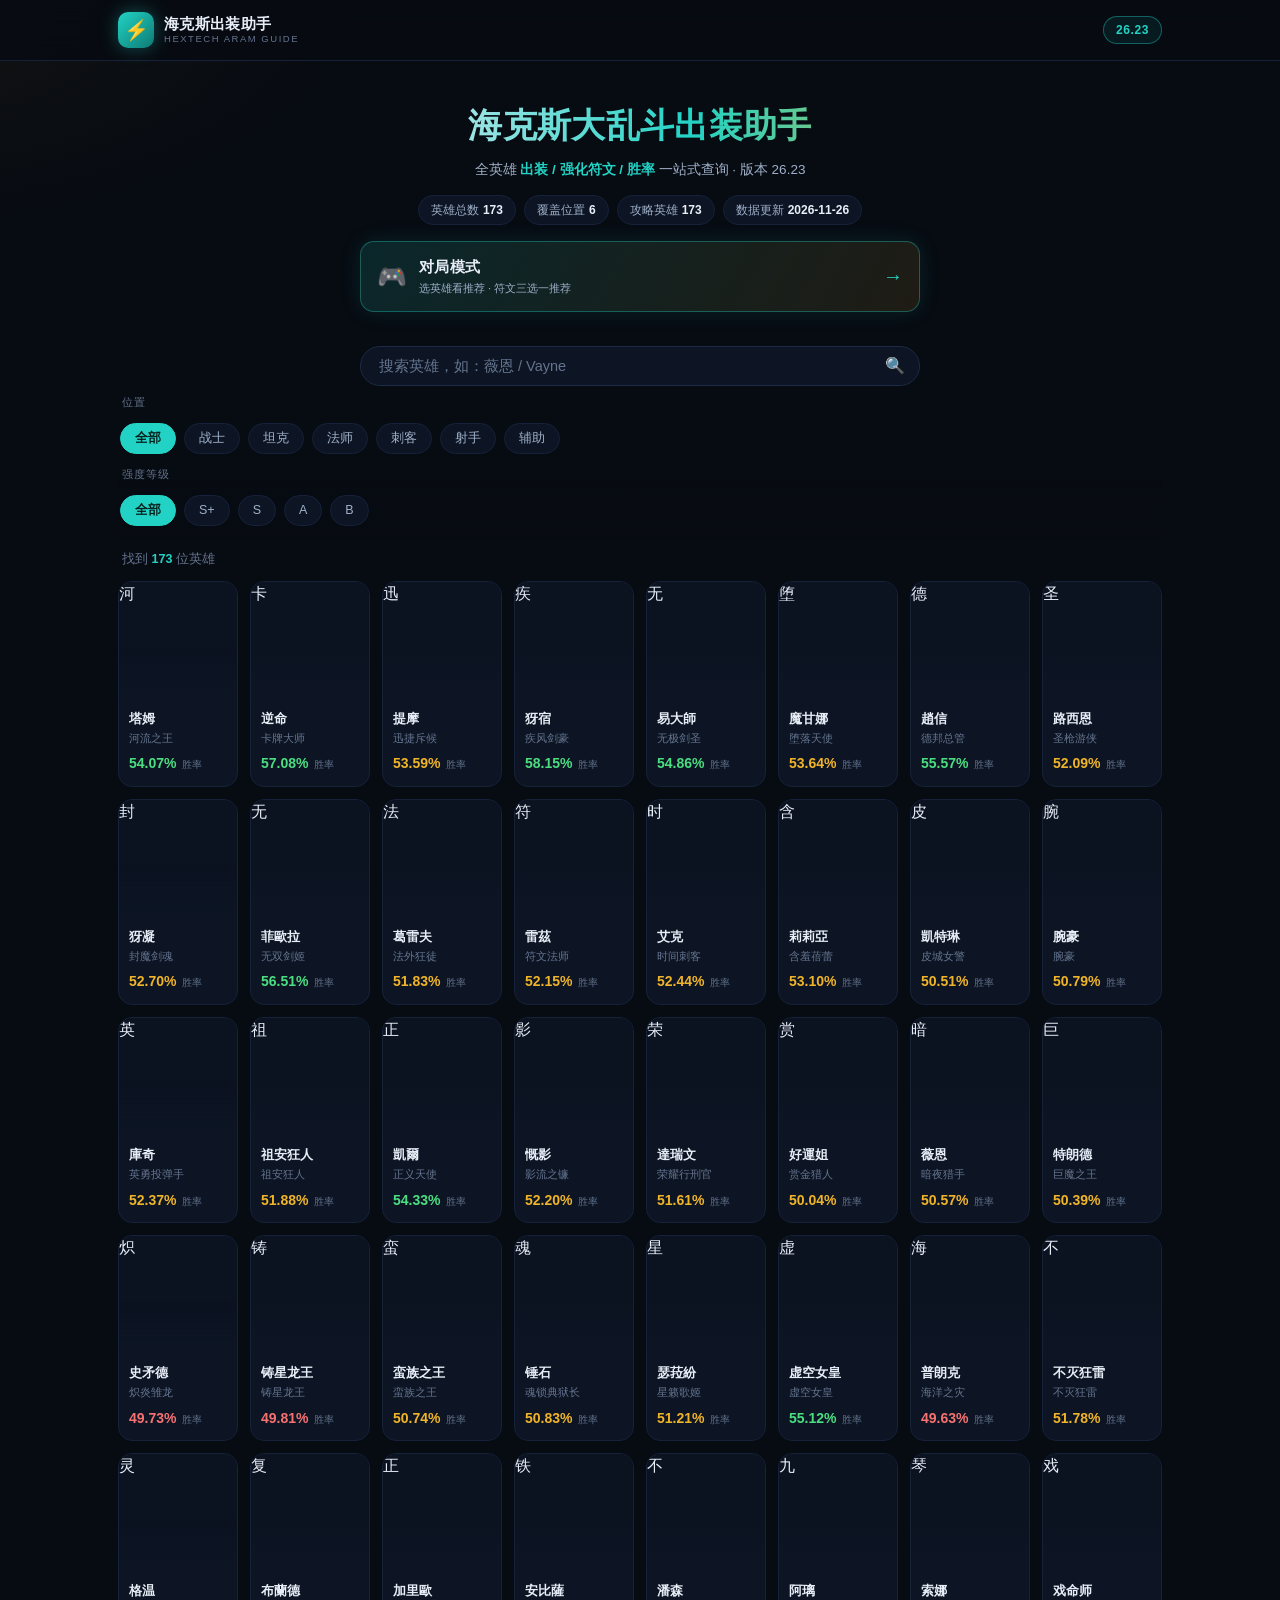
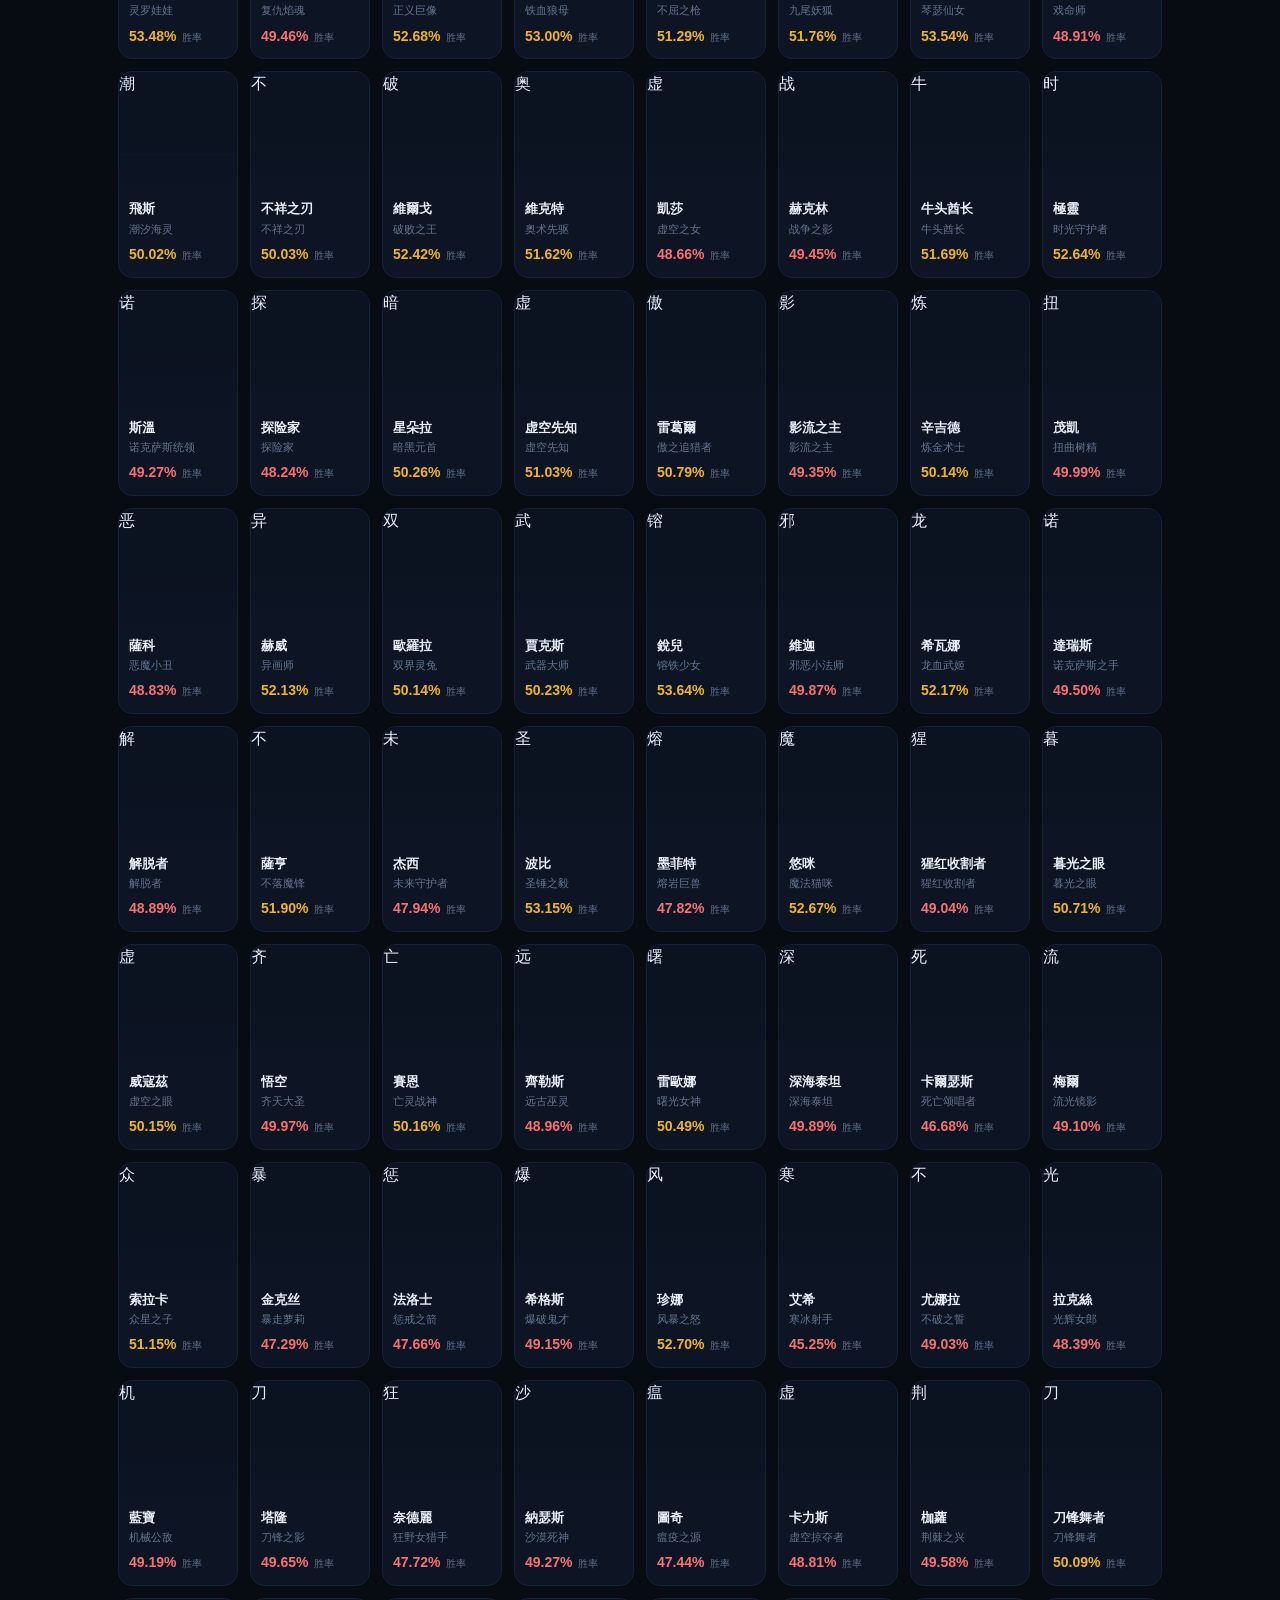
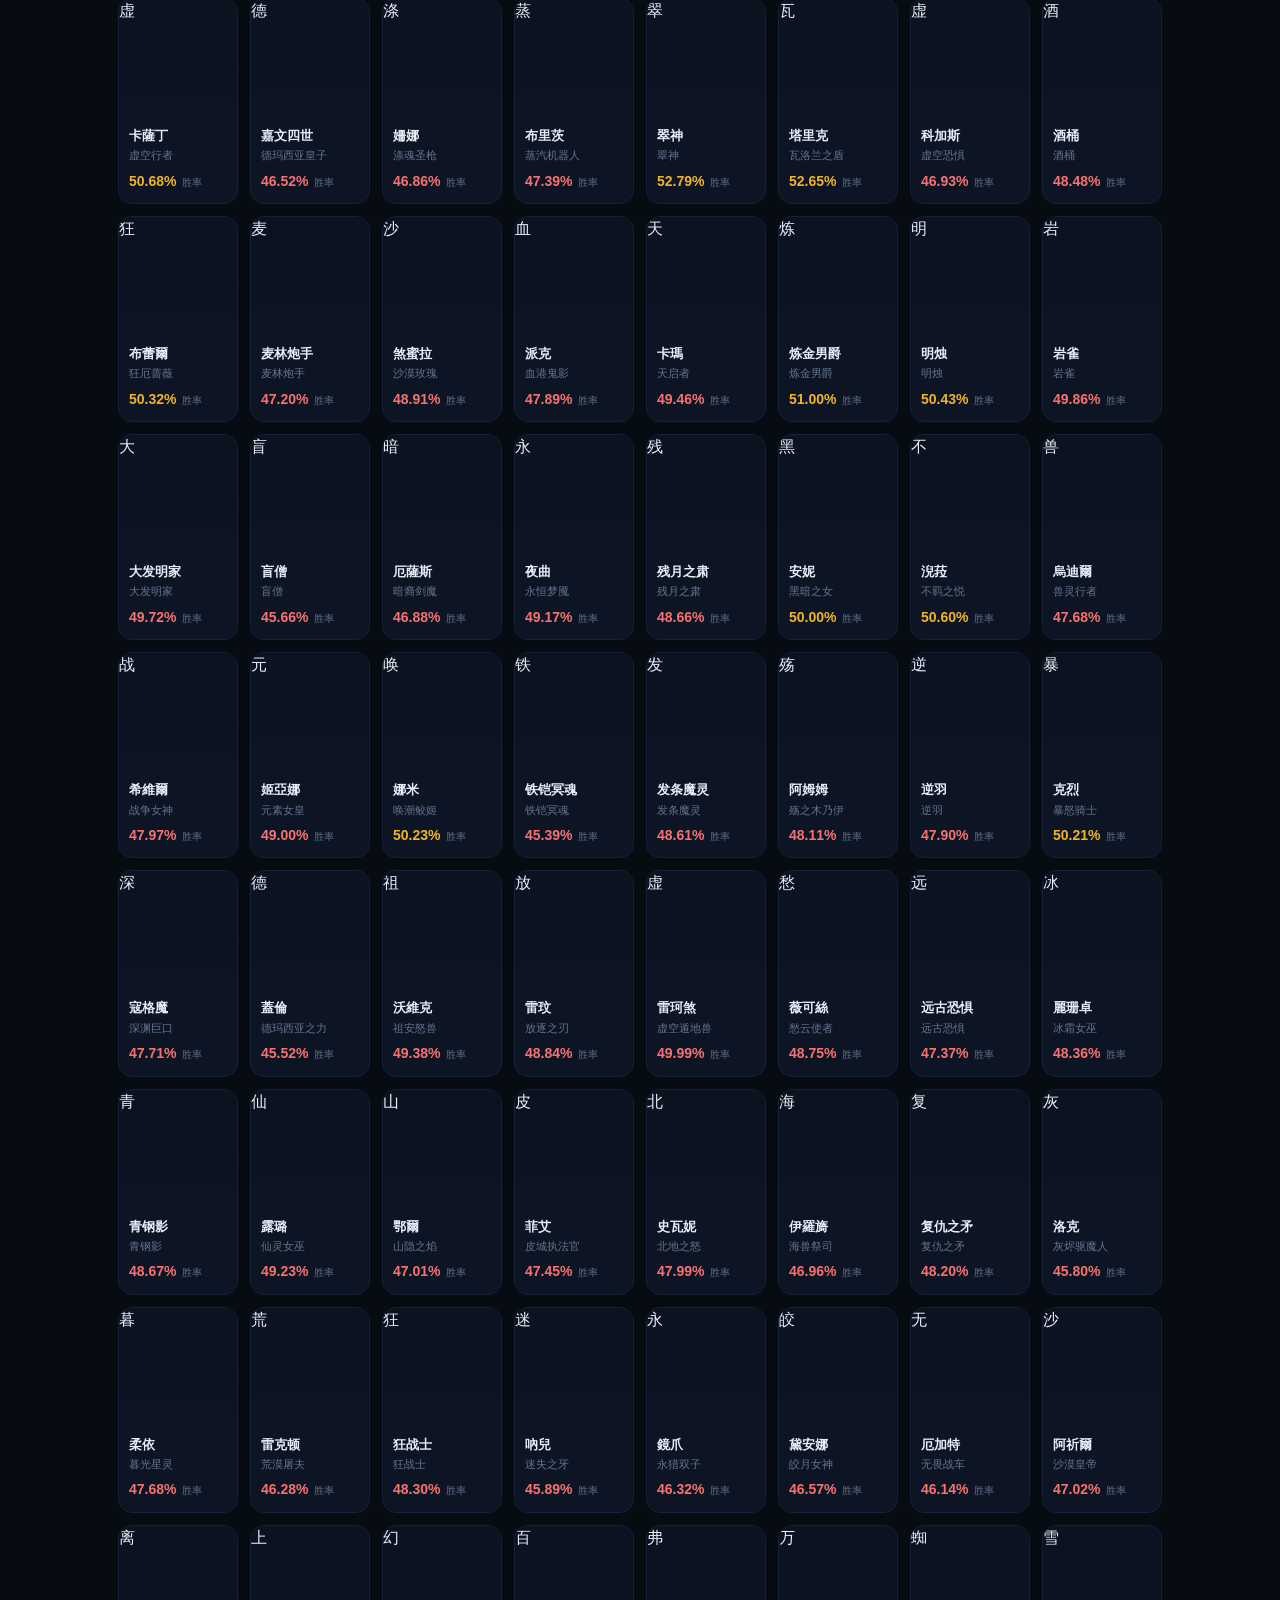
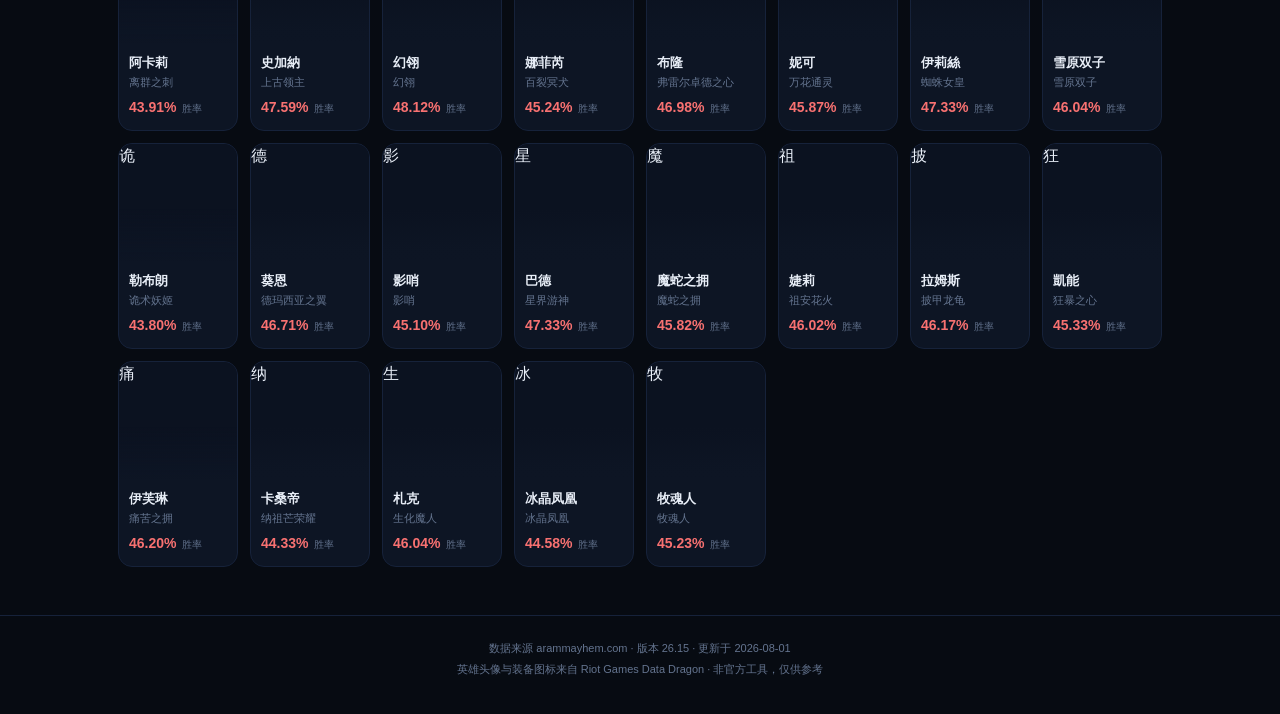
<file: index.html>
<!DOCTYPE html>
<html lang="zh-CN">
<head>
  <meta charset="UTF-8">
  <meta name="viewport" content="width=device-width, initial-scale=1.0, viewport-fit=cover">
  <meta name="theme-color" content="#070b12">
  <meta name="description" content="英雄联盟海克斯大乱斗全英雄出装辅助工具 - 出装、强化符文、胜率一站式查询">
  <title>海克斯出装助手 · 海克斯大乱斗攻略</title>
  <link rel="icon" href="data:image/svg+xml,<svg xmlns='http://www.w3.org/2000/svg' viewBox='0 0 100 100'><text y='.9em' font-size='90'>⚡</text></svg>">
  <link rel="stylesheet" href="css/style.css">
</head>
<body>
  <div id="app">
    <!-- 顶部栏 -->
    <header class="topbar" id="topbar">
      <div class="topbar-inner">
        <a class="brand" href="#/" data-nav>
          <span class="brand-mark">⚡</span>
          <span class="brand-text">
            <strong>海克斯出装助手</strong>
            <small>HEXTECH ARAM GUIDE</small>
          </span>
        </a>
        <span class="version-chip" id="versionChip">26.15</span>
      </div>
    </header>

    <!-- 视图容器：首页 / 详情 -->
    <main id="view" class="view"></main>

    <!-- 底部信息 -->
    <footer class="footer">
      <p>数据来源 arammayhem.com · 版本 26.15 · 更新于 2026-08-01</p>
      <p>英雄头像与装备图标来自 Riot Games Data Dragon · 非官方工具，仅供参考</p>
    </footer>
  </div>

  <script src="js/data.js"></script>
  <script src="js/app.js"></script>
</body>
</html>
</file>
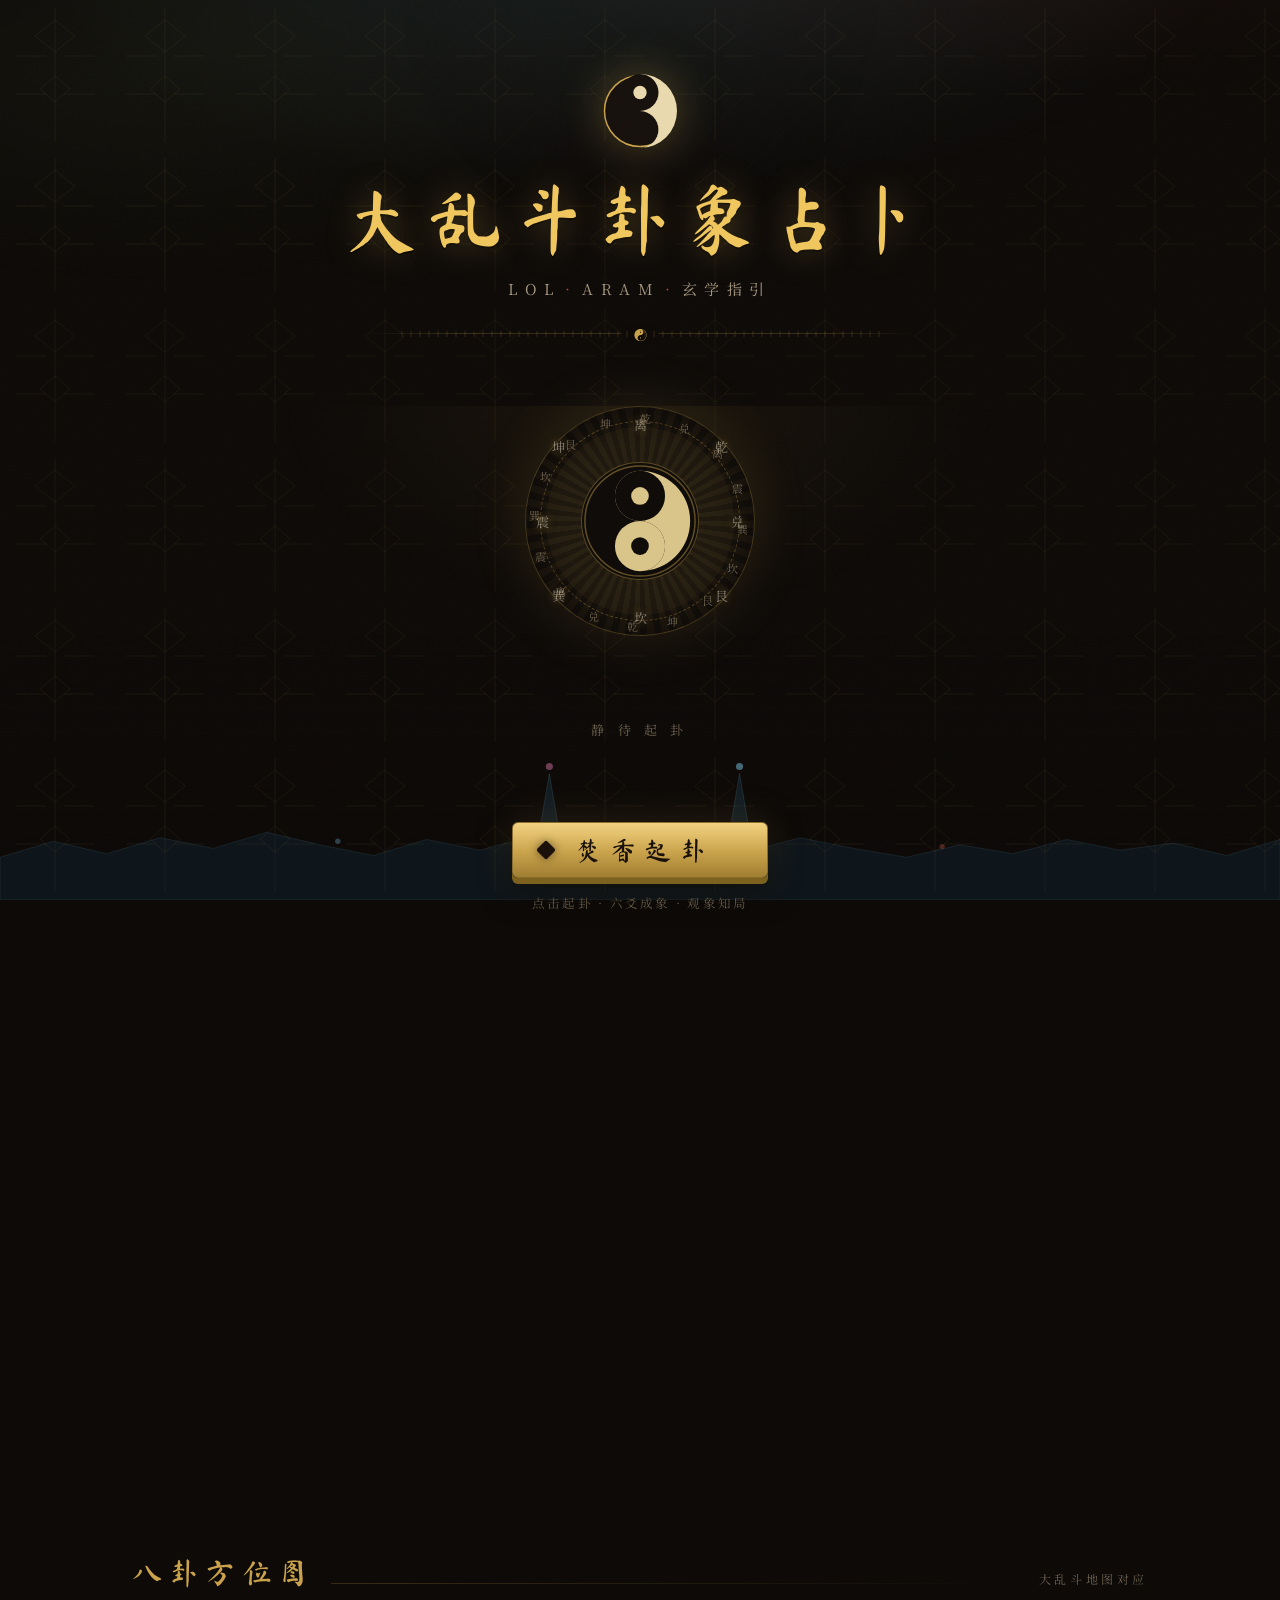
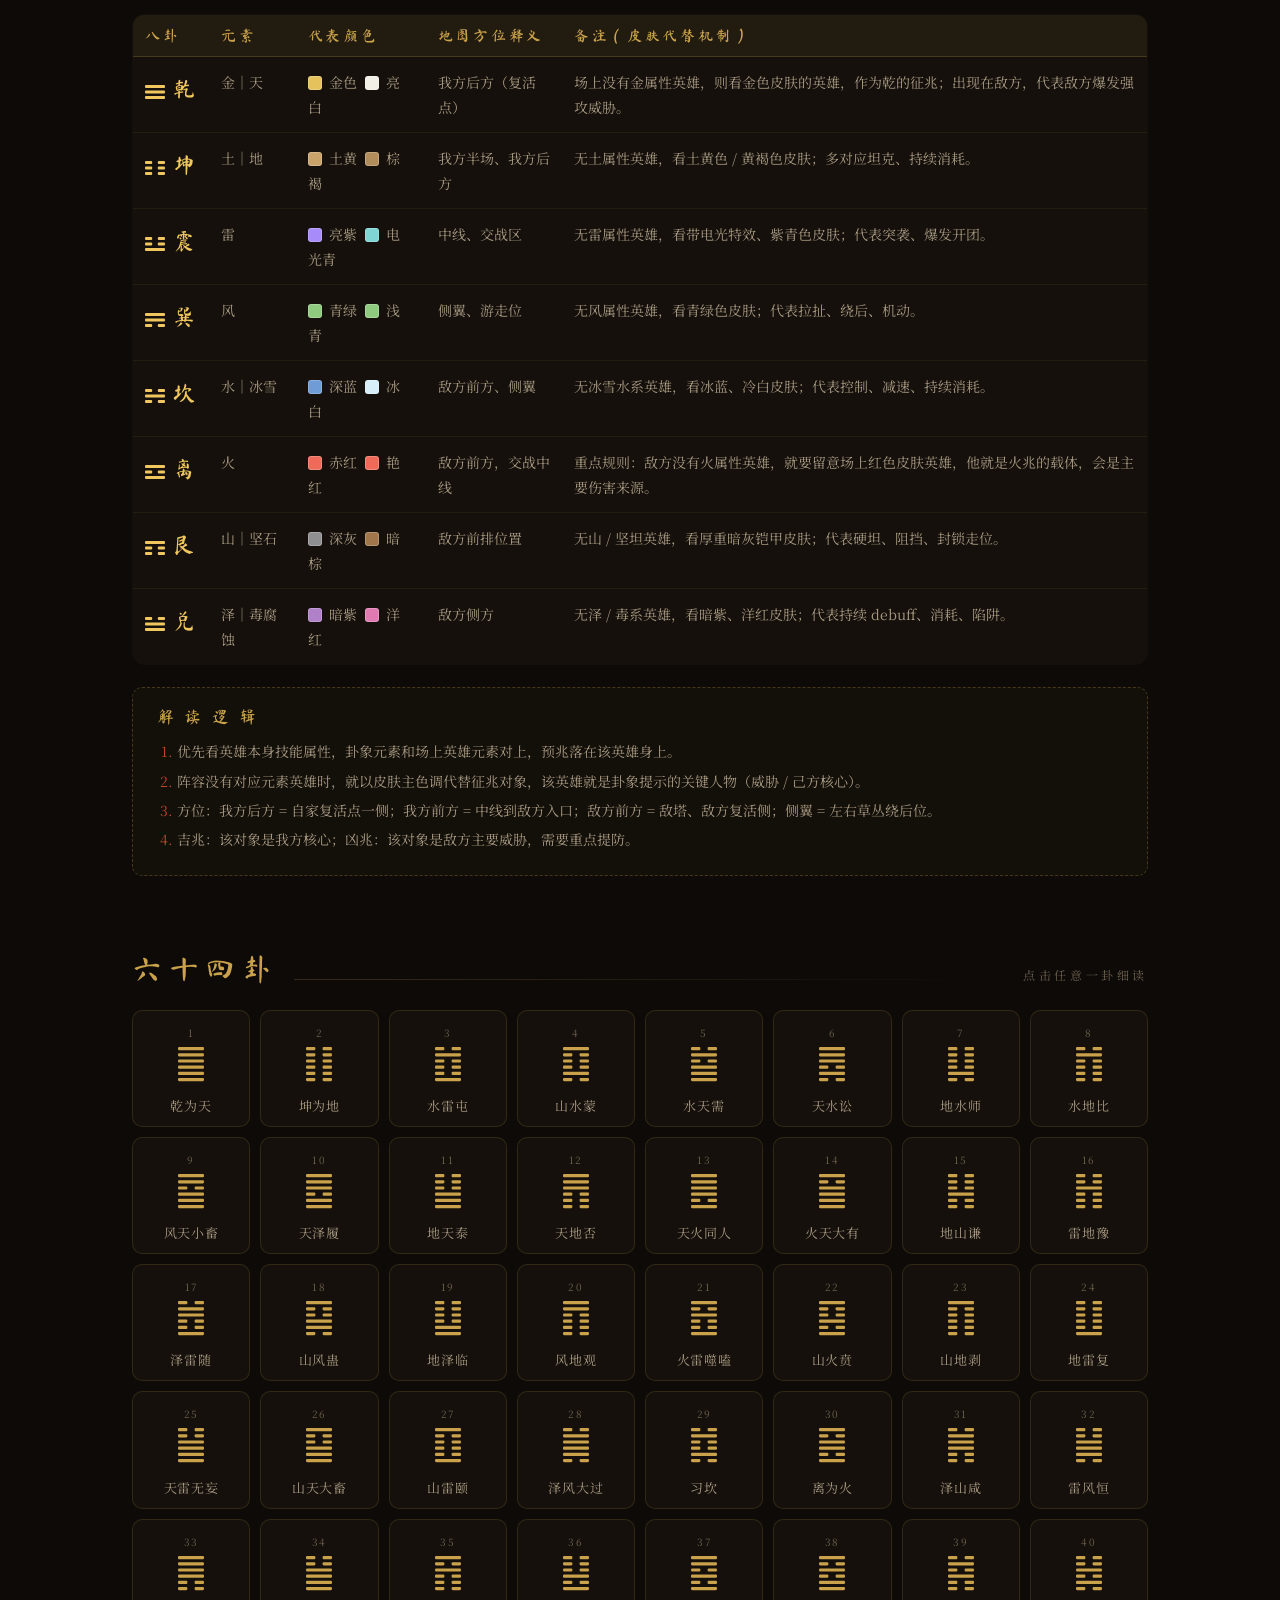
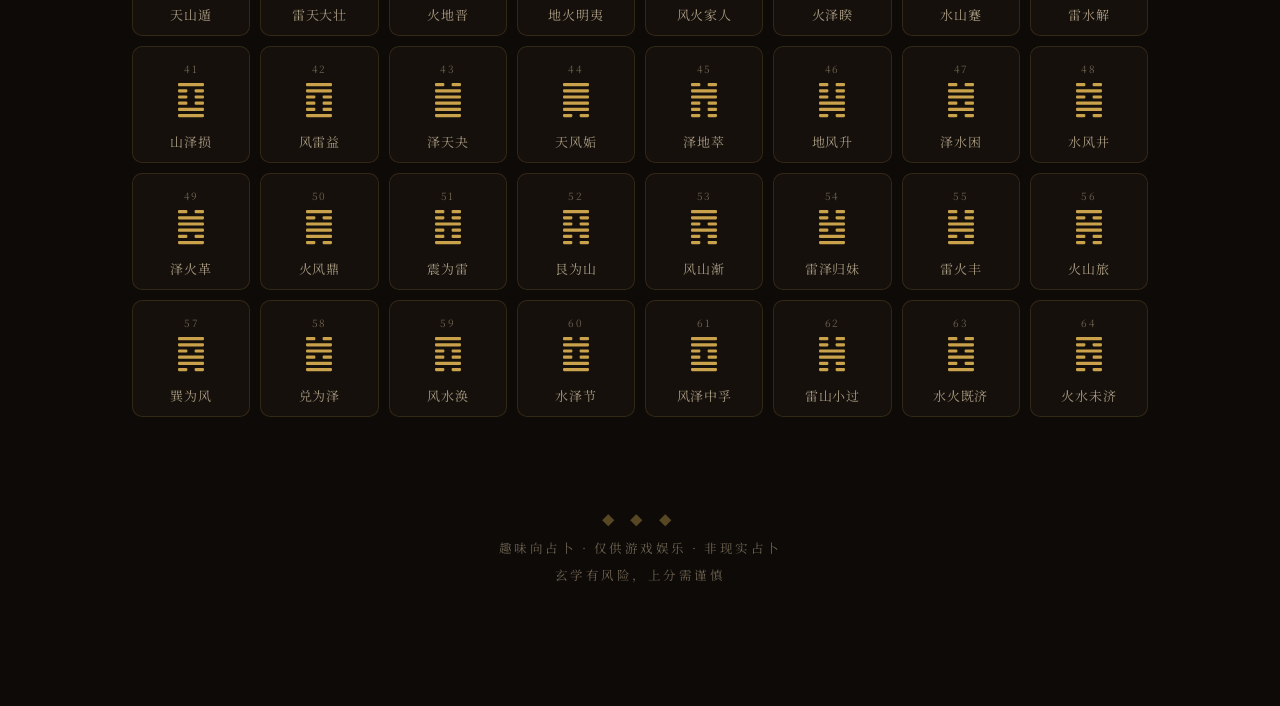
<file: divination/index.html>
<!DOCTYPE html>
<html lang="zh-CN">
<head>
<meta charset="UTF-8">
<meta name="viewport" content="width=device-width, initial-scale=1.0">
<title>大乱斗卦象占卜 · LOL ARAM 玄学指引</title>
<link rel="preconnect" href="https://fonts.googleapis.com">
<link rel="preconnect" href="https://fonts.gstatic.com" crossorigin>
<link href="https://fonts.googleapis.com/css2?family=Ma+Shan+Zheng&family=Noto+Serif+SC:wght@400;600;700;900&display=swap" rel="stylesheet">
<style>
:root{
  --bg:#0d0a08;
  --bg2:#14100c;
  --ink:#ece4d3;
  --ink-dim:#a89a82;
  --ink-faint:#6f6350;
  --gold:#c9a24b;
  --gold-bright:#f0c75e;
  --cinnabar:#c0452f;
  --cinnabar-deep:#8f2f21;
  --line:rgba(201,162,75,.22);
  --card:rgba(24,19,14,.82);
  --kai:"Ma Shan Zheng","ZCOOL XiaoWei","Kaiti SC","STKaiti","KaiTi",serif;
  --serif:"Noto Serif SC","Songti SC","SimSun",serif;
}
*{margin:0;padding:0;box-sizing:border-box}
html{scroll-behavior:smooth}
body{
  font-family:var(--serif);
  color:var(--ink);
  background:
    radial-gradient(1100px 520px at 78% -6%, rgba(192,69,47,.14), transparent 62%),
    radial-gradient(900px 620px at 8% 110%, rgba(201,162,75,.10), transparent 60%),
    radial-gradient(1400px 900px at 50% 40%, rgba(20,15,11,.0), var(--bg) 78%),
    var(--bg);
  min-height:100vh;
  overflow-x:hidden;
  position:relative;
}
/* 噪点 + 云纹氛围 */
body::before{
  content:"";position:fixed;inset:0;pointer-events:none;z-index:0;opacity:.5;
  background-image:url("data:image/svg+xml,%3Csvg xmlns='http://www.w3.org/2000/svg' width='140' height='140'%3E%3Cfilter id='n'%3E%3CfeTurbulence type='fractalNoise' baseFrequency='.9' numOctaves='2'/%3E%3CfeColorMatrix values='0 0 0 0 .5 0 0 0 0 .42 0 0 0 0 .27 0 0 0 .05 0'/%3E%3C/filter%3E%3Crect width='140' height='140' filter='url(%23n)'/%3E%3C/svg%3E");
}
body::after{
  content:"";position:fixed;inset:0;pointer-events:none;z-index:0;opacity:.16;
  background:
    repeating-linear-gradient(135deg, transparent 0 26px, rgba(201,162,75,.05) 26px 27px),
    radial-gradient(600px 600px at 50% 0%, rgba(201,162,75,.06), transparent 70%);
}
/* LOL 元素背景层：弗雷尔卓德冰霜（极光 + 符文石纹理 + 嚎哭深渊剪影） */
.lol-bg{
  position:fixed;inset:0;pointer-events:none;z-index:1;
  background:
    radial-gradient(1000px 480px at 50% -10%, rgba(126,200,227,.12), transparent 62%),
    radial-gradient(760px 360px at 12% 8%, rgba(142,203,127,.05), transparent 60%),
    url("data:image/svg+xml,%3Csvg xmlns='http://www.w3.org/2000/svg' width='110' height='150' viewBox='0 0 110 150'%3E%3Cg fill='none' stroke='%23c9a24b' stroke-opacity='.07'%3E%3Cpath d='M55 8v134'/%3E%3Cpath d='M55 20l20 16-20 16-20-16z'/%3E%3Cpath d='M16 56h30M64 56h30'/%3E%3Cpath d='M16 94h30M64 94h30'/%3E%3Cpath d='M55 76l15 13-15 13-15-13z'/%3E%3C/g%3E%3C/svg%3E"),
    url("data:image/svg+xml,%3Csvg xmlns='http://www.w3.org/2000/svg' width='1440' height='300' viewBox='0 0 1440 300'%3E%3Cdefs%3E%3ClinearGradient id='ab' x1='0' y1='0' x2='0' y2='1'%3E%3Cstop offset='0' stop-color='%230d0a08' stop-opacity='0'/%3E%3Cstop offset='1' stop-color='%230d0a08' stop-opacity='.95'/%3E%3C/linearGradient%3E%3C/defs%3E%3Crect width='1440' height='300' fill='url(%23ab)'/%3E%3Cpath d='M0 300V252L60 234 120 248 180 230 240 242 300 224 360 238 420 250 480 232 540 244 600 228 660 240 720 252 780 236 840 246 900 230 960 242 1020 252 1080 238 1140 248 1200 232 1260 244 1320 236 1380 250 1440 232V300Z' fill='%230f161b' stroke='%237ec8e3' stroke-opacity='.12'/%3E%3Cpath d='M652 240q64-50 128 0l-16 10q-48-32-96 0z' fill='%23121c22' stroke='%237ec8e3' stroke-opacity='.16'/%3E%3Cpath d='M604 240L618 158l14 82zM818 240l14-82 14 82z' fill='%23121c22' stroke='%237ec8e3' stroke-opacity='.16'/%3E%3Ccircle cx='618' cy='150' r='4' fill='%23e07ab0' opacity='.45'/%3E%3Ccircle cx='832' cy='150' r='4' fill='%237ec8e3' opacity='.5'/%3E%3Ccircle cx='380' cy='234' r='3' fill='%237ec8e3' opacity='.3'/%3E%3Ccircle cx='1060' cy='240' r='3' fill='%23ef6a58' opacity='.28'/%3E%3C/svg%3E");
  background-repeat:no-repeat,no-repeat,repeat,no-repeat;
  background-position:0 0,0 0,0 0,50% 100%;
  background-size:auto,auto,auto,100% auto;
}
/* 海克斯强化图标飘落层 */
.snow{
  position:fixed;inset:0;pointer-events:none;z-index:1;overflow:hidden;
  mask-image:linear-gradient(to bottom,#000 72%,transparent);
}
.snow i{
  position:absolute;top:-9vh;
  background-repeat:no-repeat;background-size:contain;background-position:center;
  filter:drop-shadow(0 0 5px rgba(126,200,227,.35));
  animation:hexfall linear infinite;
}
@keyframes hexfall{
  from{transform:translate3d(0,-9vh,0) rotate(0deg)}
  to{transform:translate3d(var(--sway,26px),114vh,0) rotate(var(--rot,360deg))}
}
.wrap{position:relative;z-index:2;max-width:1060px;margin:0 auto;padding:0 22px 90px}

/* ===== 顶部 ===== */
header{text-align:center;padding:74px 0 20px;position:relative}
.taiji{width:74px;height:74px;margin:0 auto 20px;filter:drop-shadow(0 0 22px rgba(201,162,75,.35));animation:spin 26s linear infinite}
@keyframes spin{to{transform:rotate(360deg)}}
h1{
  font-family:var(--kai);font-weight:400;font-size:clamp(44px,8vw,76px);
  color:var(--gold-bright);letter-spacing:.12em;line-height:1.2;
  text-shadow:0 0 34px rgba(201,162,75,.4),0 2px 0 rgba(0,0,0,.6);
}
.sub{color:var(--ink-dim);margin-top:14px;font-size:15px;letter-spacing:.5em}
.sub em{color:var(--cinnabar);font-style:normal;margin:0 .3em}
.divider{
  width:min(560px,86%);height:1px;margin:34px auto 0;
  background:linear-gradient(90deg,transparent,var(--line) 18%,var(--line) 82%,transparent);
  position:relative;
}
.divider::before{content:"☯";position:absolute;left:50%;top:50%;transform:translate(-50%,-50%);color:var(--gold);font-size:13px;background:var(--bg);padding:0 12px}
.divider::after{
  content:"";position:absolute;left:6%;right:6%;top:50%;height:6px;transform:translateY(-50%);
  background:repeating-linear-gradient(90deg,transparent 0 7px,rgba(201,162,75,.4) 7px 9px);
  opacity:.25;
}

/* ===== 起卦台 ===== */
.altar{
  margin-top:52px;display:flex;flex-direction:column;align-items:center;gap:30px;
  background:radial-gradient(520px 300px at 50% 0%, rgba(201,162,75,.07), transparent 70%);
}
.compass{
  position:relative;width:230px;height:230px;border-radius:50%;
  border:1px solid var(--line);
  background:
    radial-gradient(circle, rgba(201,162,75,.05) 0 58%, transparent 58.5%),
    repeating-conic-gradient(from 0deg, rgba(201,162,75,.06) 0 3.75deg, transparent 3.75deg 7.5deg),
    radial-gradient(circle at 50% 50%, #17120d 0 62%, #1d1712 100%);
  box-shadow:0 0 60px rgba(201,162,75,.14), inset 0 0 40px rgba(0,0,0,.7);
  display:grid;place-items:center;
}
.compass::before{content:"";position:absolute;inset:14px;border-radius:50%;border:1px dashed rgba(201,162,75,.35)}
.compass .ring-words{position:absolute;inset:0;animation:spin 60s linear infinite}
.ring-words span{
  position:absolute;left:50%;top:3px;transform-origin:0 112px;
  color:var(--ink-faint);font-size:11px;letter-spacing:.2em;
}
.ring-words span i{font-style:normal;display:inline-block;transform:rotate(180deg)}
.inner-disk{position:relative;width:118px;height:118px;border-radius:50%;overflow:hidden;border:1px solid rgba(201,162,75,.4);background:#0f0c09}
.inner-disk svg{width:100%;height:100%}
.bagua-glyph{
  position:absolute;font-size:13px;color:rgba(236,228,211,.5);
  text-shadow:0 0 8px rgba(201,162,75,.5);
}
.bg-1{top:8px;left:50%;transform:translateX(-50%)}
.bg-2{bottom:8px;left:50%;transform:translateX(-50%)}
.bg-3{left:10px;top:50%;transform:translateY(-50%)}
.bg-4{right:10px;top:50%;transform:translateY(-50%)}
.bg-5{top:30px;right:26px}
.bg-6{top:30px;left:26px}
.bg-7{bottom:30px;right:26px}
.bg-8{bottom:30px;left:26px}

/* 爻线动画区 */
.yao-stage{
  display:flex;flex-direction:column-reverse;gap:9px;min-height:126px;
  justify-content:center;padding:14px 0;
}
.yao{display:flex;justify-content:center;gap:10px;opacity:0;transform:translateY(16px) rotateX(84deg);}
.yao span{display:block;height:7px;border-radius:2px;background:var(--gold-bright);box-shadow:0 0 12px rgba(240,199,94,.55)}
.yao.yang span{width:118px}
.yao.yin span{width:52px}
.yao.on{animation:yaoDrop .5s cubic-bezier(.2,.9,.3,1.2) forwards}
@keyframes yaoDrop{to{opacity:1;transform:translateY(0) rotateX(0)}}
.yao-stage.hint-empty .yao{opacity:0;transform:none}
.yao-stage .wait-hint{color:var(--ink-faint);font-size:13px;letter-spacing:.4em;text-align:center}

.cast-btn{
  font-family:var(--kai);font-size:26px;letter-spacing:.35em;color:#1a120a;
  background:linear-gradient(180deg,#f2d381,#c9a24b 55%,#a07f33);
  border:1px solid #8a6d2c;border-radius:6px;padding:14px 52px 14px 62px;cursor:pointer;
  box-shadow:0 6px 0 #7c611f,0 14px 30px rgba(0,0,0,.55),0 0 40px rgba(201,162,75,.18);
  transition:transform .12s,box-shadow .12s,filter .2s;position:relative;
}
.cast-btn::before{
  content:"";position:absolute;left:26px;top:50%;width:14px;height:14px;transform:translateY(-50%) rotate(45deg);
  background:#1a120a;border-radius:2px;box-shadow:0 0 10px rgba(0,0,0,.5);
}
.cast-btn:hover{filter:brightness(1.08);transform:translateY(-2px);box-shadow:0 8px 0 #7c611f,0 18px 34px rgba(0,0,0,.6),0 0 54px rgba(240,199,94,.3)}
.cast-btn:active{transform:translateY(4px);box-shadow:0 2px 0 #7c611f,0 8px 18px rgba(0,0,0,.5)}
.cast-btn:disabled{filter:grayscale(.5) brightness(.85);cursor:wait;transform:none}
.cast-note{margin-top:16px;color:var(--ink-faint);font-size:12.5px;letter-spacing:.18em}

/* ===== 结果卡 ===== */
.result{
  margin-top:58px;opacity:0;transform:translateY(26px);transition:opacity .7s ease,transform .7s ease;
}
.result.show{opacity:1;transform:none}
.result-card{
  position:relative;border:1px solid var(--line);border-radius:14px;overflow:hidden;
  background:linear-gradient(180deg, rgba(26,20,14,.92), rgba(16,12,9,.96));
  box-shadow:0 30px 80px rgba(0,0,0,.6), inset 0 0 80px rgba(201,162,75,.03);
}
.result-card::before{
  content:"";position:absolute;top:0;left:0;right:0;height:4px;
  background:linear-gradient(90deg,var(--cinnabar),var(--gold),transparent 70%);
}
.result-head{
  display:flex;align-items:center;gap:34px;padding:44px 46px 30px;border-bottom:1px dashed rgba(201,162,75,.18);
  flex-wrap:wrap;
}
.gua-figure{
  width:150px;height:150px;flex:0 0 150px;display:grid;place-items:center;
  border:1px solid rgba(201,162,75,.3);border-radius:12px;background:radial-gradient(circle at 50% 30%, rgba(201,162,75,.12), rgba(0,0,0,.35));
  box-shadow:inset 0 0 34px rgba(0,0,0,.6);color:var(--gold-bright);
}
.gua-figure svg{filter:drop-shadow(0 0 10px rgba(240,199,94,.55))}
.gua-id{font-size:13px;color:var(--ink-faint);letter-spacing:.3em;margin-bottom:10px}
.gua-name{font-family:var(--kai);font-size:52px;color:var(--gold-bright);letter-spacing:.08em;line-height:1.15}
.gua-trigrams{color:var(--ink-dim);font-size:14px;margin-top:8px;letter-spacing:.3em}
.gua-fortune{
  display:inline-flex;align-items:center;gap:8px;margin-top:18px;
  font-size:15px;letter-spacing:.2em;padding:7px 16px;border-radius:4px;
  border:1px solid;position:relative;
}
.gua-fortune::before{content:"◆";font-size:8px}
.fg-da{color:#3a2a08;background:linear-gradient(180deg,#ffe9a8,#f0c75e);border-color:#e0b54e;box-shadow:0 0 24px rgba(240,199,94,.35)}
.fg-ji{color:#f5d98a;background:rgba(201,162,75,.1);border-color:rgba(201,162,75,.55)}
.fg-zhong{color:#b8ab92;background:rgba(184,171,146,.08);border-color:rgba(184,171,146,.4)}
.fg-xiong{color:#e88a78;background:rgba(192,69,47,.12);border-color:rgba(192,69,47,.6)}
.fg-da-xiong{color:#ffd9d1;background:linear-gradient(180deg,#a33322,#7a2417);border-color:#c0452f;box-shadow:0 0 24px rgba(192,69,47,.35)}
.fg-mix{color:#d8e0ee;background:linear-gradient(120deg,rgba(201,162,75,.14),rgba(122,132,170,.14));border-color:rgba(160,170,205,.45)}
.result-body{padding:34px 46px 44px;display:grid;gap:26px}
.omen-block{border-left:2px solid var(--cinnabar);padding:2px 0 2px 18px;animation:fadeUp .6s .1s both}
.omen-block h3{font-family:var(--kai);font-size:19px;color:var(--cinnabar);letter-spacing:.25em;font-weight:400;margin-bottom:10px}
.omen-block p{font-size:16.5px;line-height:2;color:var(--ink);letter-spacing:.04em}
.omen-block p b{color:var(--gold-bright)}
.omen-block.warn{border-left-color:var(--gold)}
.omen-block.warn h3{color:var(--gold)}
@keyframes fadeUp{from{opacity:0;transform:translateY(12px)}to{opacity:1;transform:none}}
.cw{color:var(--c);background:color-mix(in srgb, var(--c) 16%, transparent);padding:1px 4px;border-radius:3px;font-weight:700;box-shadow:inset 0 0 0 1px color-mix(in srgb, var(--c) 34%, transparent)}
.result-foot{padding:0 46px 36px;color:var(--ink-faint);font-size:12.5px;letter-spacing:.14em;text-align:right}

/* ===== 通用区块 ===== */
.section-title{display:flex;align-items:baseline;gap:16px;margin:78px 0 26px}
.section-title h2{font-family:var(--kai);font-size:30px;font-weight:400;color:var(--gold);letter-spacing:.22em;white-space:nowrap}
.section-title span{flex:1;height:1px;background:linear-gradient(90deg,var(--line),transparent)}
.section-title small{color:var(--ink-faint);font-size:12px;letter-spacing:.3em}

/* 八卦表 */
table{width:100%;border-collapse:collapse;font-size:14px;background:var(--card);border-radius:12px;overflow:hidden;border:1px solid var(--line)}
thead th{
  font-family:var(--kai);font-weight:400;font-size:15px;letter-spacing:.18em;color:var(--gold);
  background:rgba(201,162,75,.07);padding:13px 12px;text-align:left;border-bottom:1px solid var(--line);
}
tbody td{padding:13px 12px;border-bottom:1px solid rgba(201,162,75,.08);vertical-align:top;line-height:1.75;color:var(--ink-dim)}
tbody tr:last-child td{border-bottom:none}
tbody tr:hover td{background:rgba(201,162,75,.04);color:var(--ink)}
td.trigram{font-family:var(--kai);font-size:22px;color:var(--gold-bright);letter-spacing:.1em;white-space:nowrap}
td.trigram svg{vertical-align:-4px;margin-right:8px;color:var(--gold-bright)}
.swatch{display:inline-block;width:14px;height:14px;border-radius:3px;vertical-align:-2px;margin-right:7px;border:1px solid rgba(255,255,255,.22)}
.logic-notes{margin-top:22px;border:1px dashed rgba(201,162,75,.28);border-radius:10px;padding:20px 24px;background:rgba(201,162,75,.035)}
.logic-notes h3{font-family:var(--kai);font-weight:400;color:var(--gold);font-size:17px;letter-spacing:.22em;margin-bottom:12px}
.logic-notes ol{margin-left:1.4em;color:var(--ink-dim);font-size:14px;line-height:2.1}
.logic-notes li::marker{color:var(--cinnabar)}

/* 六十四卦总览 */
.grid{display:grid;grid-template-columns:repeat(8,1fr);gap:10px}
.gua-cell{
  position:relative;display:flex;flex-direction:column;align-items:center;gap:7px;padding:14px 4px 11px;
  background:rgba(24,19,14,.75);border:1px solid rgba(201,162,75,.16);border-radius:10px;cursor:pointer;
  transition:transform .18s,border-color .18s,box-shadow .18s;color:var(--ink-dim);
}
.gua-cell:hover{transform:translateY(-4px);border-color:rgba(240,199,94,.55);box-shadow:0 10px 26px rgba(0,0,0,.45),0 0 20px rgba(201,162,75,.12);color:var(--ink)}
.gua-cell .g-svg{color:var(--gold)}
.gua-cell .g-name{font-size:13px;letter-spacing:.06em;white-space:nowrap}
.gua-cell .g-num{font-size:10px;color:var(--ink-faint);letter-spacing:.15em}
.gua-cell .g-fortune{font-size:10px;padding:1px 7px;border-radius:20px;border:1px solid;letter-spacing:.08em}
.gf-ji{color:#e8cd7f;border-color:rgba(201,162,75,.45);background:rgba(201,162,75,.07)}
.gf-xiong{color:#d98a76;border-color:rgba(192,69,47,.5);background:rgba(192,69,47,.09)}
.gf-zhong{color:#a99c84;border-color:rgba(169,156,132,.35);background:rgba(169,156,132,.06)}
.gua-cell .g-fortune{display:none}
.gua-cell:hover .g-fortune{display:inline-block}

footer{margin-top:90px;text-align:center;color:var(--ink-faint);font-size:12.5px;letter-spacing:.2em;line-height:2.2;padding-bottom:26px}
footer .f-line{color:rgba(201,162,75,.4);letter-spacing:.5em}

/* 响应式 */
@media (max-width:860px){
  .grid{grid-template-columns:repeat(4,1fr)}
  .result-head{padding:30px 24px 22px;gap:22px}
  .result-body{padding:26px 24px 34px}
  .result-foot{padding:0 24px 26px}
  .gua-figure{width:110px;height:110px;flex-basis:110px}
  .gua-name{font-size:38px}
}
@media (max-width:480px){
  .grid{grid-template-columns:repeat(3,1fr);gap:8px}
  .compass{width:180px;height:180px}
  .ring-words span{transform-origin:0 86px}
  h1{letter-spacing:.06em}
  .sub{letter-spacing:.3em}
  table{font-size:12.5px}
  .omen-block p{font-size:15px}
}

/* 移动端表格横向滚动 */
.table-scroll{overflow-x:auto;border-radius:12px}
.table-scroll table{min-width:720px}
</style>
</head>
<body>

<div class="lol-bg" aria-hidden="true"></div>
<div class="snow" id="snow" aria-hidden="true"></div>

<div class="wrap">

  <header>
    <svg class="taiji" viewBox="0 0 100 100" aria-hidden="true">
      <defs>
        <clipPath id="half"><path d="M50,0 A50,50 0 0 1 50,100 A25,25 0 0 0 50,50 A25,25 0 0 1 50,0 Z"/></clipPath>
      </defs>
      <circle cx="50" cy="50" r="48" fill="#17120d" stroke="#c9a24b" stroke-width="2"/>
      <g clip-path="url(#half)">
        <rect x="50" y="0" width="50" height="100" fill="#e8d9ae"/>
        <circle cx="50" cy="25" r="25" fill="#17120d"/>
        <circle cx="50" cy="75" r="25" fill="#e8d9ae"/>
        <circle cx="50" cy="25" r="9" fill="#e8d9ae"/>
        <circle cx="50" cy="75" r="9" fill="#17120d"/>
      </g>
    </svg>
    <h1>大乱斗卦象占卜</h1>
    <p class="sub">LOL<em>·</em>ARAM<em>·</em>玄学指引</p>
    <div class="divider"></div>
  </header>

  <section class="altar" id="altar">
    <div class="compass">
      <div class="ring-words" id="ringWords"></div>
      <div class="bagua-glyph bg-1">离</div>
      <div class="bagua-glyph bg-2">坎</div>
      <div class="bagua-glyph bg-3">震</div>
      <div class="bagua-glyph bg-4">兑</div>
      <div class="bagua-glyph bg-5">乾</div>
      <div class="bagua-glyph bg-6">坤</div>
      <div class="bagua-glyph bg-7">艮</div>
      <div class="bagua-glyph bg-8">巽</div>
      <div class="inner-disk">
        <svg viewBox="0 0 118 118" aria-hidden="true">
          <circle cx="59" cy="59" r="56" fill="#0f0c09" stroke="#c9a24b" stroke-opacity=".45" stroke-width="1.5"/>
          <path d="M59,8 A51,51 0 0 1 59,110 A25.5,25.5 0 0 0 59,59 A25.5,25.5 0 0 1 59,8 Z" fill="#d9c48a"/>
          <circle cx="59" cy="33.5" r="25.5" fill="#0f0c09"/>
          <circle cx="59" cy="84.5" r="25.5" fill="#d9c48a"/>
          <circle cx="59" cy="33.5" r="9" fill="#d9c48a"/>
          <circle cx="59" cy="84.5" r="9" fill="#0f0c09"/>
        </svg>
      </div>
    </div>

    <div class="yao-stage" id="yaoStage">
      <div class="wait-hint">静 待 起 卦</div>
    </div>

    <div style="text-align:center">
      <button class="cast-btn" id="castBtn">焚香起卦</button>
      <p class="cast-note">点击起卦 · 六爻成象 · 观象知局</p>
    </div>
  </section>

  <section class="result" id="result">
    <div class="result-card">
      <div class="result-head">
        <div class="gua-figure" id="guaFigure"></div>
        <div style="flex:1;min-width:220px">
          <div class="gua-id" id="guaNum">第 · 卦</div>
          <div class="gua-name" id="guaName">— —</div>
          <div class="gua-trigrams" id="guaTrigrams"></div>
          <div class="gua-fortune" id="guaFortune"></div>
        </div>
      </div>
      <div class="result-body">
        <div class="omen-block">
          <h3>卦 义</h3>
          <p id="guaMeaning"></p>
        </div>
        <div class="omen-block warn">
          <h3>对 局 提 示</h3>
          <p id="guaTip"></p>
        </div>
        <div class="omen-block">
          <h3>吉 凶 预 示</h3>
          <p id="guaOmen"></p>
        </div>
      </div>
      <div class="result-foot">— 卦由心起 · 运由己握 —</div>
    </div>
  </section>

  <section id="bagua-sec">
    <div class="section-title">
      <h2>八卦方位图</h2>
      <span></span><small>大乱斗地图对应</small>
    </div>
    <div class="table-scroll">
      <table>
        <thead>
          <tr><th>八卦</th><th>元素</th><th>代表颜色</th><th>地图方位释义</th><th>备注（皮肤代替机制）</th></tr>
        </thead>
        <tbody id="baguaTbody"></tbody>
      </table>
    </div>
    <div class="logic-notes">
      <h3>解 读 逻 辑</h3>
      <ol>
        <li>优先看英雄本身技能属性，卦象元素和场上英雄元素对上，预兆落在该英雄身上。</li>
        <li>阵容没有对应元素英雄时，就以皮肤主色调代替征兆对象，该英雄就是卦象提示的关键人物（威胁 / 己方核心）。</li>
        <li>方位：我方后方 = 自家复活点一侧；我方前方 = 中线到敌方入口；敌方前方 = 敌塔、敌方复活侧；侧翼 = 左右草丛绕后位。</li>
        <li>吉兆：该对象是我方核心；凶兆：该对象是敌方主要威胁，需要重点提防。</li>
      </ol>
    </div>
  </section>

  <section id="list-sec">
    <div class="section-title">
      <h2>六十四卦</h2>
      <span></span><small>点击任意一卦细读</small>
    </div>
    <div class="grid" id="guaGrid"></div>
  </section>

  <footer>
    <div class="f-line">◆ ◆ ◆</div>
    趣味向占卜 · 仅供游戏娱乐 · 非现实占卜<br>
    玄学有风险，上分需谨慎
  </footer>

</div>

<script>
/* ================= 数据 ================= */
/* 八卦爻位定义：bits 从下往上，1=阳 0=阴 */
const TRIGRAMS = {
  "乾":{bits:[1,1,1],val:7},
  "兑":{bits:[1,1,0],val:6},
  "离":{bits:[1,0,1],val:5},
  "震":{bits:[1,0,0],val:4},
  "巽":{bits:[0,1,1],val:3},
  "坎":{bits:[0,1,0],val:2},
  "艮":{bits:[0,0,1],val:1},
  "坤":{bits:[0,0,0],val:0}
};
const VAL_TO_TRIGRAM = {7:"乾",6:"兑",5:"离",4:"震",3:"巽",2:"坎",1:"艮",0:"坤"};

const HEXAGRAMS_A = [
{n:1,name:"乾为天",lower:"乾",upper:"乾",meaning:"刚健全盛，全员强势",tip:"主动开团、持续压塔；警惕亢龙有悔，不要无脑越塔浪送。",omen:"我方前方金光涌动，金系强攻型英雄为我方核心；若我方没有金系英雄，则看我方金色皮肤英雄，是本局输出支柱。切忌长驱直入深入敌方腹地，敌方金色皮肤英雄会埋伏我方后方偷袭。",fortune:"吉"},
{n:2,name:"坤为地",lower:"坤",upper:"坤",meaning:"柔顺守势，厚积待变",tip:"苟住吃经验，抱团接团，靠拉扯消耗，等待对手失误。",omen:"我方后方土象厚重，土系坦系英雄适合留守；我方无土系，则我方黄褐色皮肤英雄适合扛伤害。危险多来自敌方前方大面积铺场消耗，敌方黄褐色皮肤英雄为主要消耗点，不要贸然前压。",fortune:"中吉"},
{n:3,name:"水雷屯",lower:"震",upper:"坎",meaning:"开局困顿，万事开头难",tip:"不要强行打架，稳住发育，不要乱冲，等待后续转机。",omen:"我方前方雷水交织；敌方有冰雪 / 雷电英雄会频繁突袭，若无，则敌方冰蓝、电光紫皮肤英雄就是主要突袭者。开局危机潜伏，转机藏在我方后方，我方冰蓝 / 电光紫皮肤的队友是翻盘希望。",fortune:"偏凶"},
{n:4,name:"山水蒙",lower:"坎",upper:"艮",meaning:"迷茫懵懂，决策混乱",tip:"统一思路，不要各打各的，优先补阵容短板。",omen:"敌方山型坦克挡在前方，若无山系坦克，则敌方厚重暗灰铠甲皮肤英雄充当屏障；迷雾混淆判断，容易被该英雄虚张声势迷惑，真假威胁难分辨。",fortune:"偏凶"},
{n:5,name:"水天需",lower:"乾",upper:"坎",meaning:"密云不雨，静待时机",tip:"等关键装备成型，再主动开战。",omen:"前方水汽弥漫，水系 / 冰雪敌人虎视眈眈；没有水系敌人，则敌方冰蓝色皮肤英雄是最大威胁。时机未至强开必败，吉运蓄于我方半场，我方金色皮肤英雄需要等待装备成型。",fortune:"中吉"},
{n:6,name:"天水讼",lower:"坎",upper:"乾",meaning:"争讼内耗，队内矛盾",tip:"停止争吵，屏蔽负面，放弃无谓争执，专注团战。",omen:"祸起内部；敌方金系输出在前方施压，无金系则敌方金色皮肤英雄持续施压，但真正破绽不在对面，而在我方内部，我方金色皮肤队友容易抢资源、引发内讧。",fortune:"凶"},
{n:7,name:"地水师",lower:"坎",upper:"坤",meaning:"聚众作战，纪律为要",tip:"全队统一进退，切忌单人带线单走。",omen:"大军云集中线，土水组合敌方；没有土水组合，则敌方黄褐色 + 冰蓝皮肤的英雄组合最擅长团战围剿。分散则凶，聚合方可得吉，落单者必遭该组合收割。",fortune:"中"},
{n:8,name:"水地比",lower:"坤",upper:"坎",meaning:"亲附结盟，抱团取暖",tip:"紧跟大部队，不要脱离队友。",omen:"吉兆在于彼此相依；危险来自脱离大部队，被敌方水系英雄分割包围，若无水系，敌方冰蓝皮肤英雄擅长分割战场。我方黄褐色皮肤队友是抱团的支点。",fortune:"吉"},
{n:9,name:"风天小畜",lower:"乾",upper:"巽",meaning:"小有积蓄，力量不足大成",tip:"小优势见好就收，不要贪多。",omen:"风金之力聚于我方半场；我方金色、青绿色皮肤英雄积蓄了一定战力。前方敌方尚有余力，敌方青绿皮肤英雄机动性很强，不可追求一波击溃。",fortune:"中吉"},
{n:10,name:"天泽履",lower:"兑",upper:"乾",meaning:"履险而行，小心踩雷",tip:"谨慎走位，不要踩敌方技能，不要贸然突进。",omen:"前方泽毒密布，暗紫色敌方英雄布满陷阱；若无泽毒英雄，敌方暗紫皮肤英雄就是陷阱制造者。一步踏错全盘倾覆，步步需提防。",fortune:"偏凶"},
{n:11,name:"地天泰",lower:"乾",upper:"坤",meaning:"天地交泰，内外通达，大吉",tip:"抓住优势持续施压，但居安思危，不要松懈。",omen:"前后气机流通，土金相生；我方黄褐色、金色皮肤英雄配合无间，我方前后皆无大隐患；唯一凶机在于安逸松懈，敌方没有单一致命点。",fortune:"大吉"},
{n:12,name:"天地否",lower:"坤",upper:"乾",meaning:"天地不交，上下隔绝，看似强实则不兼容",tip:"放弃强行发挥全部实力收益，优先适配团队。",omen:"前后隔绝，我方前后气机断裂；我方金色、黄褐色皮肤英雄各自实力很强，但技能、定位互不兼容，容易被敌方逐个击破。",fortune:"大凶"},
{n:13,name:"天火同人",lower:"离",upper:"乾",meaning:"同心协力，目标一致",tip:"积极协同，互相掩护，发挥团队合力。",omen:"金火同心；我方红色、金色皮肤英雄为核心，就算没有火属性英雄，我方红色皮肤英雄就是火之征兆。全队目标统一，则前方征战无往不利。",fortune:"大吉"},
{n:14,name:"火天大有",lower:"乾",upper:"离",meaning:"大有所得，资源丰厚",tip:"手握巨大优势，切忌骄傲冒进。",omen:"金火盛于我方，金色、红色皮肤英雄威势强盛，是本局主要拿资源点；物极必反，这两个英雄贸然冒进则吉转凶。",fortune:"吉"},
{n:15,name:"地山谦",lower:"艮",upper:"坤",meaning:"谦抑收敛，不恃强逞能",tip:"不要装大，稳扎稳打，优势不浪。",omen:"土山内敛；我方黄褐色、暗灰厚重皮肤英雄，吉不在猛攻而在退守。即便手握优势，锋芒外露便引来敌方红色皮肤英雄集火。",fortune:"吉"},
{n:16,name:"雷地豫",lower:"坤",upper:"震",meaning:"安乐懈怠，耽于享乐",tip:"安乐之中要警惕，不要松懈给对面翻盘机会。",omen:"我方后方安逸松弛；我方黄褐色皮肤英雄容易心态松懈。雷电敌人潜伏于前方暗处，无雷系则敌方电光紫皮肤英雄，专抓我方松懈的时机偷袭。",fortune:"中"},
{n:17,name:"泽雷随",lower:"震",upper:"兑",meaning:"随势而动，顺势而为",tip:"灵活变通，该退就退，该进就进。",omen:"雷泽变幻；敌方电光紫、暗紫皮肤英雄状态起伏不定。不固执己见，顺着战局变化则吉；逆势硬打，被这两类英雄拉扯则凶。",fortune:"中吉"},
{n:18,name:"山风蛊",lower:"巽",upper:"艮",meaning:"积弊腐朽，旧问题不断发酵",tip:"及时止损，改变打法，不要一条路走到黑。",omen:"山风缠绕；隐患藏在我方内部，我方暗灰厚重、青绿色皮肤英雄的失误会持续发酵，越拖局势越坏；敌方会利用我方这套失误持续施压。",fortune:"凶"},
{n:19,name:"地泽临",lower:"兑",upper:"坤",meaning:"居高临下，逐步施压",tip:"持续消耗，逐步压缩对面生存空间。",omen:"土泽之势压向敌方前方；我方黄褐色皮肤英雄负责稳住阵线，敌方暗紫皮肤英雄会持续反消耗。缓缓蚕食为吉，急于强冲则生出祸端。",fortune:"吉"},
{n:20,name:"风地观",lower:"坤",upper:"巽",meaning:"静观审视，观察局势",tip:"多看再打，看懂对手强度再决定接不接团。",omen:"风势游走，敌我虚实难辨；重点盯敌方青绿色皮肤英雄，该英雄擅长伪装诱敌。切勿贸然出手，看清该英雄行动再开战。",fortune:"中"},
{n:21,name:"火雷噬嗑",lower:"震",upper:"离",meaning:"断除障碍，强力攻坚",tip:"集火关键目标，果断清除阻碍。",omen:"火雷交轰；红色、雷电紫英雄负责突破，没有火雷属性，优先集火敌方红色 / 电光紫皮肤的关键目标。前方障碍必须果断拔除，姑息养奸则凶。",fortune:"吉"},
{n:22,name:"山火贲",lower:"离",upper:"艮",meaning:"文饰外在，虚有其表",tip:"不要被华丽特效迷惑，看重实际战斗力。",omen:"山火绚烂；敌方红色 + 暗灰铠甲皮肤英雄特效华丽声势浩大，实际战力空洞，勿被表象震慑，不要优先集火他。",fortune:"中"},
{n:23,name:"山地剥",lower:"坤",upper:"艮",meaning:"剥落侵蚀，逐步衰败",tip:"尽量避免小规模消耗战，保存核心战力。",omen:"如山土层层剥落，我方防线从前方向后方不断瓦解；敌方暗灰厚重皮肤的前排会一点点磨掉我方血量，不要持续接小团消耗。",fortune:"大凶"},
{n:24,name:"地雷复",lower:"震",upper:"坤",meaning:"往复回归，绝处逢生",tip:"抓住翻盘窗口，不要放弃。",omen:"雷霆生机自我方后方再起；我方电光紫、黄褐色皮肤英雄是翻盘火种。纵使全线溃败，只要这两位存活，仍存有翻盘契机，不可直接摆烂。",fortune:"凶后转吉"},
{n:25,name:"天雷无妄",lower:"乾",upper:"震",meaning:"不妄为，不赌运气",tip:"拒绝赌命，做确定收益的操作。",omen:"天雷刚正；我方金色、电光紫皮肤英雄切忌赌徒式操作。妄想靠运气搏杀，反而招来敌方电光紫英雄的无妄突袭。",fortune:"中吉"},
{n:26,name:"山天大畜",lower:"乾",upper:"艮",meaning:"大为积蓄，厚蓄实力",tip:"积蓄完成之后再全力出击。",omen:"金山蓄势于我方半场；我方金色、暗灰铠甲皮肤英雄需要憋装备。未积攒完成前贸然向前，力量难以发挥，容易被敌方红色皮肤英雄打断节奏。",fortune:"吉"},
{n:27,name:"山雷颐",lower:"震",upper:"艮",meaning:"颐养自保，保全自身",tip:"适当补生存属性，优先保证存活。",omen:"山雷守御；我方暗灰铠甲、电光紫皮肤英雄，生存为第一要义。一味向前输出，自身陨落则全队皆输；敌方红色皮肤英雄专门针对残血。",fortune:"中吉"},
{n:28,name:"泽风大过",lower:"巽",upper:"兑",meaning:"大过失衡，极端偏激",tip:"极端玩法风险极高，一旦被针对直接崩盘。",omen:"泽风倾覆；我方青绿色、暗紫皮肤英雄构筑走向极端，全员输出或全员纯肉。敌方红色皮肤英雄抓住弱点即可覆灭全队。",fortune:"大凶"},
{n:29,name:"习坎",lower:"坎",upper:"坎",meaning:"重重险难，步步危机",tip:"步步谨慎，不要连续接团，找机会避险。",omen:"重重水险；敌方冰雪水系敌人遍布战场，若无，敌方冰蓝皮肤英雄处处布控陷阱。前方、侧翼处处是危险，连续交战会被该英雄接连击杀。",fortune:"大凶"},
{n:30,name:"离为火",lower:"离",upper:"离",meaning:"光明附丽，依靠依附",tip:"必须和队友绑定，不可单独行动。",omen:"烈火燎原；我方火系英雄威力巨大，无火属性，则我方红色皮肤英雄是输出核心。一旦该英雄脱离队友，火光熄灭立刻陷入危局，敌方暗紫皮肤英雄会趁机切他。",fortune:"吉"},
{n:31,name:"泽山咸",lower:"艮",upper:"兑",meaning:"感应相通，互相联动",tip:"发掘彼此之间的协同效果。",omen:"泽山交感；我方暗紫、暗灰铠甲皮肤英雄打出联动配合则吉。敌方暗紫 + 暗灰铠甲英雄一旦形成联动，对我方就是大凶。",fortune:"吉"},
{n:32,name:"雷风恒",lower:"巽",upper:"震",meaning:"恒久稳定，打法持续可靠",tip:"走稳定持久团战路线。",omen:"雷风不息；我方电光紫、青绿色皮肤英雄适合持续输出、续航。追求瞬间爆发，被敌方红色皮肤英雄一轮爆发打掉，则难以长久立足。",fortune:"中吉"}
];

const HEXAGRAMS_B = [
{n:33,name:"天山遁",lower:"艮",upper:"乾",meaning:"退避隐遁，知时撤退",tip:"该跑就跑，不要死磕到底。",omen:"金山压于敌方前方；敌方金色、暗灰铠甲皮肤英雄力量强盛。及时退回我方后方保全实力，恋战，被这两个英雄留住必亡。",fortune:"知退则吉，硬刚则凶"},
{n:34,name:"雷天大壮",lower:"乾",upper:"震",meaning:"声势壮盛，但不可恃强妄动",tip:"强，但不能乱冲，克制进攻欲望。",omen:"雷金威势盛大；我方金色、电光紫皮肤英雄前方气势如虹。自持强大贸然突进，会遭到敌方冰蓝皮肤英雄埋伏。",fortune:"吉中藏凶"},
{n:35,name:"火地晋",lower:"坤",upper:"离",meaning:"光明晋升，逐步向上",tip:"稳步推进，循序渐进扩大优势。",omen:"火光自我方向敌方前方缓缓蔓延；我方红色、黄褐色皮肤英雄稳步推进。切忌一步登天强冲，敌方暗紫皮肤英雄会抓住冒进破绽。",fortune:"吉"},
{n:36,name:"地火明夷",lower:"离",upper:"坤",meaning:"光明受损，受创蒙难",tip:"收敛锋芒，苟活等待机会。",omen:"火光被大地遮蔽；我方红色皮肤核心被针对，敌方黄褐色皮肤英雄持续压制。该核心不可显露锋芒，躲在我方后方伺机而动。",fortune:"凶"},
{n:37,name:"风火家人",lower:"离",upper:"巽",meaning:"队内秩序，各司其职",tip:"守好自己定位，不要抢别人职能。",omen:"风火相济；我方红色、青绿色皮肤英雄队内分工井然。各安其位则团战顺畅；越俎代庖抢职能，就会被敌方金色皮肤英雄找到突破口。",fortune:"吉"},
{n:38,name:"火泽睽",lower:"兑",upper:"离",meaning:"异志相违，彼此背离",tip:"求同存异，统一行动，切忌各行其是。",omen:"火泽相背；我方红色、暗紫皮肤英雄想法互相冲突。一部分人向前冲锋，一部分人向后撤退，阵型撕裂；敌方冰蓝皮肤英雄专门收割分裂的队伍。",fortune:"凶"},
{n:39,name:"水山蹇",lower:"艮",upper:"坎",meaning:"前路险阻，寸步难行",tip:"不要硬攻，迂回拉扯，寻找侧面机会。",omen:"水山阻隔；敌方坦系 + 冰雪英雄堵死正面，若无，则敌方暗灰铠甲 + 冰蓝皮肤英雄封锁全部正面。直走前方必碰壁，要绕开该组合，寻找侧翼缝隙。",fortune:"偏凶"},
{n:40,name:"雷水解",lower:"坎",upper:"震",meaning:"险难消解，困局解开",tip:"抓住解脱窗口主动出击。",omen:"雷霆冲破水困；我方电光紫皮肤英雄，是打破敌方冰蓝英雄封锁的关键。长久压制之后，转机出现于中线交战，抓住窗口即可破局。",fortune:"凶转吉"},
{n:41,name:"山泽损",lower:"兑",upper:"艮",meaning:"有所减损，主动舍弃",tip:"懂得取舍，不要什么都想要。",omen:"山泽相耗，必有牺牲；我方暗灰铠甲、暗紫皮肤英雄，主动舍弃部分伤害换取生存为吉。什么都不愿放弃，会被敌方红色皮肤英雄重创，全盘受损。",fortune:"中"},
{n:42,name:"风雷益",lower:"震",upper:"巽",meaning:"互利增益，互相成全",tip:"多做利于全队的选择，助人即是助己。",omen:"风雷相益；我方电光紫、青绿色皮肤英雄互相增益，成全队友，全队力量上涨。只顾自己，便错失吉兆；敌方暗紫皮肤英雄会破坏我方增益链。",fortune:"大吉"},
{n:43,name:"泽天夬",lower:"乾",upper:"兑",meaning:"决断清除，扫除祸患",tip:"团战集火对方威胁最大的点，速战速决。",omen:"泽金交锋；敌方暗紫、金色皮肤英雄是前方最大威胁。犹豫姑息留其性命，必将反噬我方，我方红色皮肤英雄负责完成斩杀。",fortune:"吉"},
{n:44,name:"天风姤",lower:"巽",upper:"乾",meaning:"不期而遇，突发遭遇战",tip:"遭遇战冷静处理，不要慌乱交完全部技能。",omen:"风金猝然相逢，中线意外开战；敌方青绿色、金色皮肤英雄，最擅长猝然开团。祸从天降，切忌慌乱交光全部技能。",fortune:"中"},
{n:45,name:"泽地萃",lower:"坤",upper:"兑",meaning:"会聚聚集，集中力量",tip:"杜绝单人游走，全员集合。",omen:"泽土汇聚；我方黄褐色、暗紫皮肤英雄必须抱团。分散游走，就会被敌方冰蓝皮肤英雄逐个收割。",fortune:"聚合吉，分散凶"},
{n:46,name:"地风升",lower:"巽",upper:"坤",meaning:"顺势上升，逐步抬升局势",tip:"顺势发展，不要急于求成一波定胜负。",omen:"地风缓缓升腾；我方黄褐色、青绿色皮肤英雄带动局势慢慢走高。不要急于一波结束，稳步向前扩大优势；敌方红色皮肤英雄会打断速攻。",fortune:"吉"},
{n:47,name:"泽水困",lower:"坎",upper:"兑",meaning:"受困窘迫，进退两难",tip:"避免继续消耗，找机会突围，不要原地僵持。",omen:"泽水围困；敌方暗紫、冰蓝皮肤英雄，把我方卡在中线进退不得。向前被击杀，后撤被追击，原地僵持只会持续被消耗。",fortune:"大凶"},
{n:48,name:"水风井",lower:"巽",upper:"坎",meaning:"守其本源，依靠固有能力",tip:"外在加成只是增益，根基是自身基础实力。",omen:"水风守本；我方冰蓝、青绿色皮肤英雄，吉运根植于自身技能底子。不要过度仰仗外部加成；敌方金色皮肤英雄会无视加成直击本体。",fortune:"中吉"},
{n:49,name:"泽火革",lower:"离",upper:"兑",meaning:"变革改易，彻底转变打法",tip:"审时度势，及时调整出装、团战思路。",omen:"泽火剧变；我方红色、暗紫皮肤英雄，必须改变原有打法。固守旧思路必败；敌方黄褐色皮肤英雄会利用我方旧打法持续消耗。",fortune:"变革则吉，守旧则凶"},
{n:50,name:"火风鼎",lower:"巽",upper:"离",meaning:"定鼎立新，构筑成型",tip:"体系成型后发挥完整体系威力。",omen:"火风成鼎；我方红色、青绿色皮肤英雄，体系完整成型，前后配合浑然一体。体系成型后重点保护这两个英雄，提防敌方暗紫皮肤刺客。",fortune:"大吉"},
{n:51,name:"震为雷",lower:"震",upper:"震",meaning:"震动惊变，突发大乱",tip:"保持冷静，不要被混乱场面打乱判断。",omen:"双雷震荡；敌方电光紫皮肤英雄，团战爆发极快，场面大乱。慌乱操作转凶；我方电光紫皮肤英雄冷静应对可得吉。",fortune:"吉凶混杂"},
{n:52,name:"艮为山",lower:"艮",upper:"艮",meaning:"止而不动，知止不进",tip:"不该打的团坚决不接。",omen:"重山屹立；敌方暗灰厚重皮肤英雄把守前方。固守我方半场不主动出击，贸然向前，会被该英雄配合红色皮肤输出重创。",fortune:"守则吉，妄动则凶"},
{n:53,name:"风山渐",lower:"艮",upper:"巽",meaning:"渐进缓进，步步推进",tip:"慢慢来，不要冒进。",omen:"风山缓缓推进；我方青绿色、暗灰铠甲皮肤英雄，一步一步蚕食敌方前方。猛冲冒进破坏节奏，会被敌方冰蓝皮肤英雄抓住破绽招致灾祸。",fortune:"吉"},
{n:54,name:"雷泽归妹",lower:"兑",upper:"震",meaning:"强求妄进，所求不当",tip:"不要贪图炫酷选择，优先适配自身。",omen:"雷泽错位；我方电光紫、暗紫皮肤英雄，强行选用和自身不匹配的思路。追求花里胡哨，实际与队伍格格不入，敌方金色皮肤英雄会放大这套错误。",fortune:"凶"},
{n:55,name:"雷火丰",lower:"离",upper:"震",meaning:"丰盛盛大，强盛之中藏隐患",tip:"数值再高也不要大意，提防被对面抓住破绽秒杀。",omen:"雷火盛大；我方红色、电光紫皮肤英雄输出爆炸。声势鼎盛之时破绽也最为致命，敌方暗紫皮肤刺客会优先针对这两位。",fortune:"吉中藏大凶"},
{n:56,name:"火山旅",lower:"艮",upper:"离",meaning:"漂泊无依，没有根基",tip:"找好定位，不要全员游击，建立团队支点。",omen:"火在山外漂泊；我方红色、暗灰铠甲皮肤英雄，全队没有稳固支点。前后飘移不定，极易被敌方青绿色皮肤游走英雄打散。",fortune:"偏凶"},
{n:57,name:"巽为风",lower:"巽",upper:"巽",meaning:"顺势入理，灵活迂回",tip:"善用拉扯，不要死磕正面。",omen:"双风迂回；我方青绿色皮肤英雄，不硬撞敌方正面。游走侧翼寻找机会；死磕正面，会撞上敌方暗灰铠甲皮肤前排处处碰壁。",fortune:"中吉"},
{n:58,name:"兑为泽",lower:"兑",upper:"兑",meaning:"和悦沟通，心态松弛",tip:"保持良好心态，心态乱则操作乱。",omen:"双泽和悦；我方暗紫皮肤英雄心态平和，全队配合流畅。心态崩坏互相指责，再好局势也会转凶，敌方红色皮肤英雄擅长抓心态崩盘的机会。",fortune:"吉"},
{n:59,name:"风水涣",lower:"坎",upper:"巽",meaning:"涣散分离，队伍四分五裂",tip:"立刻收拢队伍，重整阵型。",omen:"风水涣散；我方青绿色、冰蓝皮肤英雄容易四散跑开，队伍阵型崩解。队员前后脱节，被敌方金色皮肤英雄分割逐一击杀。",fortune:"大凶"},
{n:60,name:"水泽节",lower:"兑",upper:"坎",meaning:"节制有度，懂得克制",tip:"凡事留余地，不要把收益吃满招致暴毙。",omen:"水泽有度；我方冰蓝、暗紫皮肤英雄向前进攻要懂得留退路。贪求全部收益越塔深入，会被敌方红色皮肤英雄反杀殒命。",fortune:"节制则吉，放纵则凶"},
{n:61,name:"风泽中孚",lower:"兑",upper:"巽",meaning:"内心诚信，相信队友判断",tip:"相信队友，少怀疑多配合。",omen:"风泽相感；我方青绿色、暗紫皮肤英雄互相信任，相信队友信号则团战顺遂。猜忌多疑行动互相拆台，则给敌方黄褐色皮肤英雄消耗机会。",fortune:"吉"},
{n:62,name:"雷山小过",lower:"艮",upper:"震",meaning:"小有逾越，小的冒进失误",tip:"及时收敛，不要小错积累成大溃败。",omen:"雷山小越；我方电光紫、暗灰铠甲皮肤英雄，在前方发生小贪冒进。只是小失误，不知收敛，会被敌方冰蓝皮肤英雄利用，累积成大败。",fortune:"小凶，可挽回"},
{n:63,name:"水火既济",lower:"离",upper:"坎",meaning:"大功已成，局面圆满",tip:"事成之后更要谨慎，防止功亏一篑。",omen:"水火调和；我方红色、冰蓝皮肤英雄配合圆满。胜利在望之时最容易松懈翻车；敌方暗紫皮肤英雄会做最后拼死反扑，慎终如始方得全胜。",fortune:"大吉"},
{n:64,name:"火水未济",lower:"坎",upper:"离",meaning:"事未成，错位颠倒，循环往复",tip:"不到结束不算终局，随时会反转，不可提前放松。",omen:"火水错位；我方红色、冰蓝皮肤英雄能力错位，发挥不出完整力量。战局悬而未决，敌方金色、暗紫皮肤英雄随时可以改写胜负，无论顺逆皆不可提前下定论。",fortune:"吉凶未定"}
];

const HEXAGRAMS = [...HEXAGRAMS_A, ...HEXAGRAMS_B];

/* ================= 工具函数 ================= */
/* 六爻 SVG 卦象，yaos 从下往上（初爻 index 0） */
function guaSVG(yaos, w, h, gap){
  let s = "";
  for(let i=5;i>=0;i--){
    const y = (5-i)*(h+gap);
    if(yaos[i]===1){
      s += `<rect x="0" y="${y}" width="${w}" height="${h}" rx="${h/3}"/>`;
    }else{
      s += `<rect x="0" y="${y}" width="${w*0.36}" height="${h}" rx="${h/3}"/>`;
      s += `<rect x="${w*0.64}" y="${y}" width="${w*0.36}" height="${h}" rx="${h/3}"/>`;
    }
  }
  return `<svg viewBox="0 0 ${w} ${6*(h+gap)}" width="${w}" height="${6*(h+gap)}" fill="currentColor">${s}</svg>`;
}
/* 三爻 SVG 卦象（八卦小图标） */
function trigramSVG(name, w, h, gap){
  const bits = TRIGRAMS[name].bits;
  let s = "";
  for(let i=2;i>=0;i--){
    const y = (2-i)*(h+gap);
    if(bits[i]===1){
      s += `<rect x="0" y="${y}" width="${w}" height="${h}" rx="${h/3}"/>`;
    }else{
      s += `<rect x="0" y="${y}" width="${w*0.36}" height="${h}" rx="${h/3}"/>`;
      s += `<rect x="${w*0.64}" y="${y}" width="${w*0.36}" height="${h}" rx="${h/3}"/>`;
    }
  }
  return `<svg viewBox="0 0 ${w} ${3*(h+gap)}" width="${w}" height="${3*(h+gap)}" fill="currentColor">${s}</svg>`;
}

/* 皮肤颜色词高亮 */
const COLOR_WORDS = [
  ["电光紫","#a78bfa"],["黄褐色","#c9a36a"],["暗灰厚重","#8f8f92"],["暗灰铠甲","#8f8f92"],
  ["冰蓝色","#7ec8e3"],["青绿色","#8ecb7f"],["暗紫色","#b080c9"],["冰蓝","#7ec8e3"],
  ["金色","#e6c25c"],["暗灰","#8f8f92"],["暗紫","#b080c9"],["红色","#ef6a58"],
  ["赤红","#ef6a58"],["艳红","#ef6a58"],["土黄","#c9a36a"],["棕褐","#b08d5a"],
  ["深蓝","#6f9bd6"],["冰白","#d8eef8"],["冷白","#d8eef8"],["亮紫","#a78bfa"],
  ["电光青","#7fd4d4"],["浅青","#8ecb7f"],["亮白","#f2efe6"],["洋红","#e07ab0"],
  ["雷电紫","#a78bfa"],["青色","#8ecb7f"],["灰色","#9a9a9e"],["暗棕","#a0764a"]
];
const COLOR_RE = new RegExp(COLOR_WORDS.map(w=>w[0]).join("|"), "g");
function highlight(text){
  return text.replace(COLOR_RE, m=>`<span class="cw" style="--c:${COLOR_WORDS.find(w=>w[0]===m)[1]}">${m}</span>`);
}

/* 六爻组合 → 卦 */
function yaosOf(lower, upper){
  return [...TRIGRAMS[lower].bits, ...TRIGRAMS[upper].bits];
}
function findGua(lower, upper){
  return HEXAGRAMS.find(g=>g.lower===lower && g.upper===upper);
}

/* 吉凶徽章样式 */
function fortuneClass(f){
  if(/大吉/.test(f)) return "fg-da";
  if(/大凶/.test(f)) return "fg-da-xiong";
  if(/吉凶|凶后转吉|凶转吉|吉中藏|未定/.test(f)) return "fg-mix";
  if(/凶/.test(f)) return "fg-xiong";
  if(/吉/.test(f)) return "fg-ji";
  return "fg-zhong";
}
function fortuneCellClass(f){
  if(/吉/.test(f) && !/凶/.test(f)) return "gf-ji";
  if(/凶/.test(f)) return "gf-xiong";
  return "gf-zhong";
}

/* ================= 罗盘环字 ================= */
(function(){
  const ring = document.getElementById("ringWords");
  const words = ["乾","兑","离","震","巽","坎","艮","坤","乾","兑","离","震","巽","坎","艮","坤"];
  let html = "";
  words.forEach((w,i)=>{
    const a = i*22.5;
    html += `<span style="transform:rotate(${a}deg)"><i style="transform:rotate(${-a}deg)">${w}</i></span>`;
  });
  ring.innerHTML = html;
})();

/* ================= 八卦对照表 ================= */
const BAGUA_ROWS = [
  {tri:"乾",elem:"金｜天",colors:[["金色","#e6c25c"],["亮白","#f2efe6"]],pos:"我方后方（复活点）",note:"场上没有金属性英雄，则看金色皮肤的英雄，作为乾的征兆；出现在敌方，代表敌方爆发强攻威胁。"},
  {tri:"坤",elem:"土｜地",colors:[["土黄","#c9a36a"],["棕褐","#b08d5a"]],pos:"我方半场、我方后方",note:"无土属性英雄，看土黄色 / 黄褐色皮肤；多对应坦克、持续消耗。"},
  {tri:"震",elem:"雷",colors:[["亮紫","#a78bfa"],["电光青","#7fd4d4"]],pos:"中线、交战区",note:"无雷属性英雄，看带电光特效、紫青色皮肤；代表突袭、爆发开团。"},
  {tri:"巽",elem:"风",colors:[["青绿","#8ecb7f"],["浅青","#8ecb7f"]],pos:"侧翼、游走位",note:"无风属性英雄，看青绿色皮肤；代表拉扯、绕后、机动。"},
  {tri:"坎",elem:"水｜冰雪",colors:[["深蓝","#6f9bd6"],["冰白","#d8eef8"]],pos:"敌方前方、侧翼",note:"无冰雪水系英雄，看冰蓝、冷白皮肤；代表控制、减速、持续消耗。"},
  {tri:"离",elem:"火",colors:[["赤红","#ef6a58"],["艳红","#ef6a58"]],pos:"敌方前方，交战中线",note:"重点规则：敌方没有火属性英雄，就要留意场上红色皮肤英雄，他就是火兆的载体，会是主要伤害来源。"},
  {tri:"艮",elem:"山｜坚石",colors:[["深灰","#8f8f92"],["暗棕","#a0764a"]],pos:"敌方前排位置",note:"无山 / 坚坦英雄，看厚重暗灰铠甲皮肤；代表硬坦、阻挡、封锁走位。"},
  {tri:"兑",elem:"泽｜毒腐蚀",colors:[["暗紫","#b080c9"],["洋红","#e07ab0"]],pos:"敌方侧方",note:"无泽 / 毒系英雄，看暗紫、洋红皮肤；代表持续 debuff、消耗、陷阱。"}
];
(function(){
  const tbody = document.getElementById("baguaTbody");
  tbody.innerHTML = BAGUA_ROWS.map(r=>`
    <tr>
      <td class="trigram">${trigramSVG(r.tri,20,3,2.5)}${r.tri}</td>
      <td>${r.elem}</td>
      <td>${r.colors.map(c=>`<span class="swatch" style="background:${c[1]}"></span>${c[0]}`).join("&nbsp; ")}</td>
      <td>${r.pos}</td>
      <td>${r.note}</td>
    </tr>`).join("");
})();

/* ================= 渲染卦象 ================= */
function renderGua(gua, yaos){
  document.getElementById("guaFigure").innerHTML = guaSVG(yaos, 84, 9, 10);
  document.getElementById("guaNum").textContent = `第 ${gua.n} 卦`;
  document.getElementById("guaName").textContent = gua.name;
  document.getElementById("guaTrigrams").textContent = `${gua.lower}下${gua.upper}上`;
  const ft = document.getElementById("guaFortune");
  ft.className = "gua-fortune " + fortuneClass(gua.fortune);
  ft.textContent = gua.fortune;
  document.getElementById("guaMeaning").innerHTML = highlight(gua.meaning);
  document.getElementById("guaTip").innerHTML = highlight(gua.tip);
  document.getElementById("guaOmen").innerHTML = highlight(gua.omen);
  const res = document.getElementById("result");
  res.classList.remove("show");
  void res.offsetWidth;
  res.classList.add("show");
}

/* ================= 六十四卦总览 ================= */
(function(){
  const grid = document.getElementById("guaGrid");
  grid.innerHTML = HEXAGRAMS.map(g=>{
    const yaos = yaosOf(g.lower, g.upper);
    return `<div class="gua-cell" data-n="${g.n}" title="${g.name} · ${g.fortune}">
      <span class="g-num">${g.n}</span>
      <span class="g-svg">${guaSVG(yaos, 26, 3.2, 3)}</span>
      <span class="g-name">${g.name}</span>
      <span class="g-fortune ${fortuneCellClass(g.fortune)}">${g.fortune}</span>
    </div>`;
  }).join("");
  grid.addEventListener("click", e=>{
    const cell = e.target.closest(".gua-cell");
    if(!cell) return;
    const g = HEXAGRAMS.find(x=>x.n===+cell.dataset.n);
    renderGua(g, yaosOf(g.lower, g.upper));
    document.getElementById("result").scrollIntoView({behavior:"smooth", block:"start"});
  });
})();

/* ================= 起卦动画 ================= */
const castBtn = document.getElementById("castBtn");
const yaoStage = document.getElementById("yaoStage");
let casting = false;

function animateCast(){
  if(casting) return;
  casting = true;
  castBtn.disabled = true;
  castBtn.textContent = "卦象已成";
  document.getElementById("result").classList.remove("show");

  /* 随机生成六爻（下到上） */
  const yaos = [];
  for(let i=0;i<6;i++) yaos.push(Math.random()<0.5?0:1);
  const lower = VAL_TO_TRIGRAM[yaos[0]*4 + yaos[1]*2 + yaos[2]];
  const upper = VAL_TO_TRIGRAM[yaos[3]*4 + yaos[4]*2 + yaos[5]];
  const gua = findGua(lower, upper) || HEXAGRAMS[0];

  yaoStage.innerHTML = "";
  let built = 0;
  for(let i=0;i<6;i++){
    const d = document.createElement("div");
    d.className = "yao " + (yaos[i]===1?"yang":"yin");
    d.innerHTML = "<span></span><span></span>";
    yaoStage.appendChild(d);
  }
  const kids = yaoStage.children;
  for(let i=0;i<6;i++){
    setTimeout(()=>{
      kids[i].classList.add("on");
      built++;
      if(built===6){
        setTimeout(()=>{
          renderGua(gua, yaos);
          casting = false;
          castBtn.disabled = false;
          castBtn.textContent = "再起一卦";
        }, 420);
      }
    }, 260*i + 120);
  }
}
castBtn.addEventListener("click", animateCast);

/* ================= 海克斯强化图标飘落 ================= */
(function(){
  const snow = document.getElementById("snow");
  if(!snow) return;
  /* 强化符号：剑(攻击) / 盾(防御) / 瓶(回复) / 闪电(急速) / 星(传说) */
  const SYMBOLS = [
    "M14.5 2.5l7 7-8 8-7-7zM9 9.5L4 14.5l4.5 4.5 5-5z",
    "M12 3l5.5 1.8v5.6c0 3.6-2.3 6.3-5.5 7.4-3.2-1.1-5.5-3.8-5.5-7.4V4.8z",
    "M10.5 3h3v3h-3zM10 6.5h4v2h-4zM9 8.5h6V21H9z",
    "M13 2L5 12h5l-1.5 10L17 12h-5z",
    "M12 2l2.6 6.1 6.6.7-5 4.3 1.4 6.4L12 16.4l-5.6 3.1 1.4-6.4-5-4.3 6.6-.7z"
  ];
  /* 稀有度：普通(冰蓝) / 稀有(青绿) / 史诗(洋紫) / 传说(金) */
  const TIERS = ["#7ec8e3","#8ecb7f","#b080c9","#e6c25c"];
  const N = 34;
  let html = "";
  for(let i=0;i<N;i++){
    const sym = SYMBOLS[(Math.random()*SYMBOLS.length)|0];
    const tier = TIERS[(Math.random()*TIERS.length)|0];
    const svg = `<svg xmlns="http://www.w3.org/2000/svg" viewBox="0 0 24 24"><path d="M12 2l8.66 5v10L12 22l-8.66-5V7z" fill="none" stroke="${tier}" stroke-width="1.3" opacity=".85"/><path d="${sym}" fill="${tier}" opacity=".8"/></svg>`;
    const uri = "url(data:image/svg+xml," + encodeURIComponent(svg) + ")";
    const x = (Math.random()*100).toFixed(1);
    const size = (15 + Math.random()*13).toFixed(1);
    const dur = (8 + Math.random()*10).toFixed(1);
    const delay = (-Math.random()*20).toFixed(1);
    const op = (0.25 + Math.random()*0.4).toFixed(2);
    const sway = ((Math.random()*80 - 40)|0);
    const rot = (180 + Math.random()*540)|0;
    html += `<i style="left:${x}%;width:${size}px;height:${size}px;opacity:${op};background-image:${uri};animation-duration:${dur}s;animation-delay:${delay}s;--sway:${sway}px;--rot:${rot}deg"></i>`;
  }
  snow.innerHTML = html;
})();
  </script>
</body>
</html>
</file>
<file: css/style.css>
/* ============================================================
   海克斯出装助手 · 海克斯大乱斗攻略
   设计语言：深色游戏化界面 + 海克斯科技青/金点缀
   ============================================================ */

:root {
  /* 基础色板 */
  --bg: #070b12;
  --bg-2: #0b1220;
  --bg-3: #101a2e;
  --card: #0d1524;
  --card-2: #111c30;
  --line: #1c2a45;
  --line-soft: #16223a;

  /* 文本 */
  --text: #e8eef7;
  --text-2: #9fb0c9;
  --text-3: #64748f;

  /* 海克斯科技主题色 */
  --hextech: #22d3c5;
  --hextech-dim: #0e7a73;
  --gold: #f0b429;
  --gold-soft: #c89b3c;

  /* 强度等级 */
  --tier-s-plus: #ff5c5c;
  --tier-s: #ff8a3d;
  --tier-a: #f0b429;
  --tier-b: #8fbf4a;
  --tier-c: #5aa7d8;
  --tier-d: #7a8699;

  /* 位置颜色 */
  --role-fighter: #c8aa6e;
  --role-tank: #8aa8c0;
  --role-mage: #3ba7e5;
  --role-assassin: #e0494f;
  --role-marksman: #5cd65c;
  --role-support: #32a36b;

  /* 符文稀有度 */
  --rune-silver: #c8ccd4;
  --rune-gold: #f0b429;
  --rune-prismatic: #c78be0;

  /* 布局 */
  --radius: 14px;
  --radius-sm: 9px;
  --maxw: 1080px;
  --shadow: 0 8px 28px rgba(0, 0, 0, 0.45);
}

* { margin: 0; padding: 0; box-sizing: border-box; }

html { -webkit-text-size-adjust: 100%; }

body {
  background:
    radial-gradient(1200px 500px at 85% -10%, rgba(34, 211, 197, 0.07), transparent 60%),
    radial-gradient(900px 420px at -10% 0%, rgba(240, 180, 41, 0.05), transparent 55%),
    var(--bg);
  color: var(--text);
  font-family: -apple-system, BlinkMacSystemFont, "Segoe UI", "PingFang SC",
    "Hiragino Sans GB", "Microsoft YaHei", "Noto Sans CJK SC", sans-serif;
  line-height: 1.55;
  min-height: 100vh;
  -webkit-font-smoothing: antialiased;
}

a { color: inherit; text-decoration: none; }
img { display: block; }

/* ============ 顶部栏 ============ */
.topbar {
  position: sticky;
  top: 0;
  z-index: 50;
  background: rgba(7, 11, 18, 0.86);
  backdrop-filter: blur(14px);
  -webkit-backdrop-filter: blur(14px);
  border-bottom: 1px solid var(--line-soft);
}

.topbar-inner {
  max-width: var(--maxw);
  margin: 0 auto;
  padding: 12px 18px;
  display: flex;
  align-items: center;
  justify-content: space-between;
  gap: 12px;
}

.brand {
  display: flex;
  align-items: center;
  gap: 10px;
  min-width: 0;
}

.brand-mark {
  width: 36px;
  height: 36px;
  flex: none;
  display: grid;
  place-items: center;
  font-size: 20px;
  background: linear-gradient(135deg, var(--hextech), var(--hextech-dim));
  border-radius: 10px;
  box-shadow: 0 0 18px rgba(34, 211, 197, 0.35);
}

.brand-text { display: flex; flex-direction: column; line-height: 1.2; min-width: 0; }
.brand-text strong { font-size: 15px; letter-spacing: 0.02em; white-space: nowrap; }
.brand-text small { font-size: 9.5px; color: var(--text-3); letter-spacing: 0.16em; }

.version-chip {
  flex: none;
  font-size: 12px;
  font-weight: 700;
  color: var(--hextech);
  border: 1px solid rgba(34, 211, 197, 0.4);
  background: rgba(34, 211, 197, 0.08);
  padding: 4px 12px;
  border-radius: 999px;
  letter-spacing: 0.05em;
}

/* ============ 视图容器 ============ */
.view {
  max-width: var(--maxw);
  margin: 0 auto;
  padding: 20px 18px 48px;
  min-height: calc(100vh - 180px);
}

/* ============ 首页 ============ */
.hero {
  padding: 18px 0 6px;
  text-align: center;
}

.hero h1 {
  font-size: clamp(22px, 4.6vw, 34px);
  font-weight: 800;
  letter-spacing: 0.01em;
  background: linear-gradient(90deg, var(--text) 20%, var(--hextech) 55%, var(--gold) 90%);
  -webkit-background-clip: text;
  background-clip: text;
  -webkit-text-fill-color: transparent;
}

.hero p { color: var(--text-2); font-size: 13.5px; margin-top: 8px; }
.hero p em { font-style: normal; color: var(--hextech); font-weight: 700; }

.stats-row {
  display: flex;
  justify-content: center;
  gap: 8px;
  margin-top: 14px;
  flex-wrap: wrap;
}

.stat-pill {
  font-size: 12px;
  color: var(--text-2);
  background: var(--card);
  border: 1px solid var(--line-soft);
  padding: 5px 12px;
  border-radius: 999px;
}
.stat-pill b { color: var(--text); margin-left: 4px; }

/* 搜索框 */
.search-wrap {
  position: sticky;
  top: 61px;
  z-index: 40;
  margin: 18px 0 6px;
  padding: 10px 0 8px;
  background: linear-gradient(var(--bg) 70%, transparent);
}

.search-box {
  position: relative;
  max-width: 560px;
  margin: 0 auto;
}

.search-box input {
  width: 100%;
  background: var(--card);
  border: 1px solid var(--line);
  border-radius: 999px;
  padding: 11px 44px 11px 18px;
  color: var(--text);
  font-size: 14.5px;
  outline: none;
  transition: border-color 0.2s, box-shadow 0.2s;
}

.search-box input::placeholder { color: var(--text-3); }
.search-box input:focus {
  border-color: var(--hextech);
  box-shadow: 0 0 0 3px rgba(34, 211, 197, 0.15);
}

.search-box .search-icon {
  position: absolute;
  right: 15px;
  top: 50%;
  transform: translateY(-50%);
  font-size: 16px;
  color: var(--text-3);
  pointer-events: none;
}

/* 筛选 chips */
.filters {
  display: flex;
  gap: 8px;
  overflow-x: auto;
  padding: 10px 2px 4px;
  scrollbar-width: none;
  -webkit-overflow-scrolling: touch;
}
.filters::-webkit-scrollbar { display: none; }

.chip {
  flex: none;
  font-size: 12.5px;
  color: var(--text-2);
  background: var(--card);
  border: 1px solid var(--line-soft);
  padding: 6px 14px;
  border-radius: 999px;
  cursor: pointer;
  user-select: none;
  transition: all 0.18s;
}

.chip:hover { border-color: var(--line); color: var(--text); }
.chip.active {
  color: #06201d;
  background: var(--hextech);
  border-color: var(--hextech);
  font-weight: 700;
}

.chip[data-role="战士"].active { background: var(--role-fighter); border-color: var(--role-fighter); color: #201a08; }
.chip[data-role="坦克"].active { background: var(--role-tank); border-color: var(--role-tank); color: #0a1520; }
.chip[data-role="法师"].active { background: var(--role-mage); border-color: var(--role-mage); color: #062033; }
.chip[data-role="刺客"].active { background: var(--role-assassin); border-color: var(--role-assassin); color: #fff; }
.chip[data-role="射手"].active { background: var(--role-marksman); border-color: var(--role-marksman); color: #08220a; }
.chip[data-role="辅助"].active { background: var(--role-support); border-color: var(--role-support); color: #04170d; }

.chip[data-tier="S+"].active { background: var(--tier-s-plus); border-color: var(--tier-s-plus); color: #fff; }
.chip[data-tier="S"].active { background: var(--tier-s); border-color: var(--tier-s); color: #fff; }
.chip[data-tier="A"].active { background: var(--tier-a); border-color: var(--tier-a); color: #201a08; }
.chip[data-tier="B"].active { background: var(--tier-b); border-color: var(--tier-b); color: #0c1a05; }
.chip[data-tier="C"].active { background: var(--tier-c); border-color: var(--tier-c); color: #061a26; }

.filter-label {
  font-size: 11px;
  color: var(--text-3);
  padding: 8px 4px 2px;
  letter-spacing: 0.1em;
  text-transform: uppercase;
}

/* 结果统计 */
.result-count {
  font-size: 12.5px;
  color: var(--text-3);
  padding: 6px 4px 12px;
}
.result-count b { color: var(--hextech); }

/* 英雄网格 */
.champ-grid {
  display: grid;
  grid-template-columns: repeat(auto-fill, minmax(112px, 1fr));
  gap: 12px;
}

.champ-card {
  position: relative;
  background: var(--card);
  border: 1px solid var(--line-soft);
  border-radius: var(--radius);
  overflow: hidden;
  cursor: pointer;
  transition: transform 0.18s, border-color 0.18s, box-shadow 0.18s;
}

.champ-card:hover, .champ-card:focus-visible {
  transform: translateY(-3px);
  border-color: var(--hextech-dim);
  box-shadow: var(--shadow);
  outline: none;
}

.champ-card .thumb {
  position: relative;
  aspect-ratio: 1 / 1;
  background: var(--bg-2);
  overflow: hidden;
}

.champ-card .thumb img {
  width: 100%;
  height: 100%;
  object-fit: cover;
  transition: transform 0.25s;
}

.champ-card:hover .thumb img { transform: scale(1.06); }

.champ-card .thumb::after {
  content: "";
  position: absolute;
  inset: 0;
  background: linear-gradient(180deg, transparent 55%, rgba(13, 21, 36, 0.92) 88%, var(--card) 100%);
}

.tier-badge {
  position: absolute;
  top: 8px;
  left: 8px;
  z-index: 2;
  font-size: 11px;
  font-weight: 800;
  color: #fff;
  background: rgba(0, 0, 0, 0.55);
  border: 1px solid rgba(255, 255, 255, 0.22);
  padding: 2px 8px;
  border-radius: 6px;
  backdrop-filter: blur(4px);
}

.role-badge {
  position: absolute;
  bottom: 8px;
  right: 8px;
  z-index: 2;
  font-size: 10.5px;
  font-weight: 700;
  padding: 2px 8px;
  border-radius: 6px;
  color: #fff;
  text-shadow: 0 1px 2px rgba(0, 0, 0, 0.5);
}

.role-badge.r-fighter { background: var(--role-fighter); }
.role-badge.r-tank { background: var(--role-tank); }
.role-badge.r-mage { background: var(--role-mage); }
.role-badge.r-assassin { background: var(--role-assassin); }
.role-badge.r-marksman { background: var(--role-marksman); }
.role-badge.r-support { background: var(--role-support); }

.champ-info { padding: 9px 10px 11px; }

.champ-name {
  font-size: 13px;
  font-weight: 700;
  white-space: nowrap;
  overflow: hidden;
  text-overflow: ellipsis;
}

.champ-title {
  font-size: 10.5px;
  color: var(--text-3);
  white-space: nowrap;
  overflow: hidden;
  text-overflow: ellipsis;
  margin-top: 1px;
}

.champ-wr {
  margin-top: 7px;
  display: flex;
  align-items: baseline;
  gap: 6px;
}

.wr-value { font-size: 14px; font-weight: 800; font-variant-numeric: tabular-nums; }
.wr-value.good { color: #4ade80; }
.wr-value.mid { color: var(--gold); }
.wr-value.bad { color: #f87171; }

.wr-label { font-size: 10px; color: var(--text-3); }

.champ-card .build-hint {
  position: absolute;
  inset: auto 8px 8px 8px;
  z-index: 3;
  text-align: center;
  font-size: 10px;
  color: var(--hextech);
  background: rgba(7, 11, 18, 0.72);
  border: 1px solid rgba(34, 211, 197, 0.35);
  border-radius: 7px;
  padding: 3px 0;
  opacity: 0;
  transform: translateY(4px);
  transition: all 0.2s;
  pointer-events: none;
}

.champ-card.has-build:hover .build-hint { opacity: 1; transform: translateY(0); }

/* 空状态 */
.empty-state {
  text-align: center;
  padding: 64px 20px;
  color: var(--text-3);
}
.empty-state .empty-icon { font-size: 40px; opacity: 0.6; }
.empty-state p { margin-top: 12px; font-size: 14px; }

/* ============ 详情页 ============ */
.back-bar {
  display: flex;
  align-items: center;
  gap: 10px;
  margin-bottom: 16px;
}

.back-btn {
  display: inline-flex;
  align-items: center;
  gap: 6px;
  font-size: 13px;
  color: var(--text-2);
  background: var(--card);
  border: 1px solid var(--line-soft);
  padding: 7px 14px;
  border-radius: 999px;
  cursor: pointer;
  transition: all 0.18s;
}

.back-btn:hover { color: var(--text); border-color: var(--line); }

.crumb { font-size: 12px; color: var(--text-3); }

/* 英雄头卡 */
.hero-card {
  display: flex;
  gap: 16px;
  background: linear-gradient(120deg, var(--card-2), var(--card));
  border: 1px solid var(--line);
  border-radius: 18px;
  padding: 18px;
  position: relative;
  overflow: hidden;
}

.hero-card::before {
  content: "";
  position: absolute;
  inset: 0;
  background:
    radial-gradient(320px 160px at 0% 0%, rgba(34, 211, 197, 0.12), transparent 60%),
    radial-gradient(260px 140px at 100% 100%, rgba(240, 180, 41, 0.08), transparent 60%);
  pointer-events: none;
}

.hero-avatar {
  flex: none;
  width: 96px;
  height: 96px;
  border-radius: 16px;
  overflow: hidden;
  border: 2px solid rgba(34, 211, 197, 0.45);
  box-shadow: 0 0 24px rgba(34, 211, 197, 0.25);
  background: var(--bg-2);
}

.hero-avatar img { width: 100%; height: 100%; object-fit: cover; }

.hero-meta { flex: 1; min-width: 0; position: relative; }

.hero-meta .tier-tag {
  display: inline-block;
  font-size: 11px;
  font-weight: 800;
  color: #fff;
  padding: 2px 9px;
  border-radius: 6px;
  margin-bottom: 6px;
  letter-spacing: 0.04em;
}

.tier-tag.t-Splus { background: var(--tier-s-plus); }
.tier-tag.t-S { background: var(--tier-s); }
.tier-tag.t-A { background: var(--tier-a); color: #201a08; }
.tier-tag.t-B { background: var(--tier-b); color: #0c1a05; }
.tier-tag.t-C { background: var(--tier-c); color: #061a26; }

.hero-meta h2 { font-size: clamp(20px, 5vw, 26px); font-weight: 800; line-height: 1.25; }
.hero-meta h2 span { color: var(--text-3); font-weight: 500; font-size: 0.72em; margin-left: 6px; }

.hero-tags { display: flex; gap: 6px; margin-top: 8px; flex-wrap: wrap; }

.role-tag {
  font-size: 11px;
  font-weight: 700;
  padding: 3px 10px;
  border-radius: 6px;
  color: #fff;
}
.role-tag.r-fighter { background: var(--role-fighter); }
.role-tag.r-tank { background: var(--role-tank); }
.role-tag.r-mage { background: var(--role-mage); }
.role-tag.r-assassin { background: var(--role-assassin); }
.role-tag.r-marksman { background: var(--role-marksman); }
.role-tag.r-support { background: var(--role-support); }

.adj-tag {
  font-size: 11px;
  padding: 3px 10px;
  border-radius: 6px;
  border: 1px dashed var(--line);
  color: var(--text-2);
}

/* 胜率统计 */
.stats {
  display: grid;
  grid-template-columns: repeat(3, 1fr);
  gap: 10px;
  margin-top: 16px;
}

.stat-box {
  background: var(--card);
  border: 1px solid var(--line-soft);
  border-radius: var(--radius-sm);
  padding: 10px 8px;
  text-align: center;
}

.stat-box .num {
  font-size: 18px;
  font-weight: 800;
  font-variant-numeric: tabular-nums;
}
.stat-box .num.good { color: #4ade80; }
.stat-box .lbl { font-size: 10.5px; color: var(--text-3); margin-top: 2px; }

/* 区块标题 */
.section {
  margin-top: 26px;
}

.section-title {
  display: flex;
  align-items: center;
  gap: 10px;
  font-size: 15.5px;
  font-weight: 800;
  margin-bottom: 12px;
  letter-spacing: 0.02em;
}

.section-title::before {
  content: "";
  width: 4px;
  height: 16px;
  border-radius: 2px;
  background: linear-gradient(180deg, var(--hextech), var(--hextech-dim));
}

.section-title .note {
  font-size: 11px;
  font-weight: 400;
  color: var(--text-3);
  margin-left: auto;
}

/* 出装区块 */
.build-block {
  background: var(--card);
  border: 1px solid var(--line-soft);
  border-radius: var(--radius);
  padding: 14px;
}

.build-block + .build-block { margin-top: 10px; }

.build-block .bb-head {
  display: flex;
  align-items: center;
  justify-content: space-between;
  margin-bottom: 10px;
}

.build-block .bb-title {
  font-size: 13px;
  font-weight: 700;
  color: var(--text-2);
  display: flex;
  align-items: center;
  gap: 8px;
}

.build-block .bb-title .tag {
  font-size: 10px;
  padding: 2px 8px;
  border-radius: 5px;
  background: rgba(34, 211, 197, 0.1);
  color: var(--hextech);
  border: 1px solid rgba(34, 211, 197, 0.3);
}

.bb-wr {
  font-size: 11.5px;
  color: var(--text-3);
  font-variant-numeric: tabular-nums;
}
.bb-wr b { color: #4ade80; font-size: 12.5px; }

.item-row {
  display: flex;
  gap: 8px;
  flex-wrap: wrap;
}

.item-slot {
  position: relative;
  width: 58px;
  text-align: center;
}

.item-slot .item-icon {
  width: 58px;
  height: 58px;
  border-radius: 12px;
  border: 1px solid var(--line);
  background: var(--bg-2);
  overflow: hidden;
  position: relative;
}

.item-slot .item-icon img { width: 100%; height: 100%; object-fit: cover; }

.item-slot:nth-child(1) .item-icon { border-color: rgba(240, 180, 41, 0.65); }
.item-slot:nth-child(2) .item-icon { border-color: rgba(240, 180, 41, 0.4); }
.item-slot:nth-child(3) .item-icon { border-color: rgba(240, 180, 41, 0.25); }

.item-slot .item-name {
  margin-top: 4px;
  font-size: 10px;
  color: var(--text-2);
  line-height: 1.25;
  white-space: nowrap;
  overflow: hidden;
  text-overflow: ellipsis;
}

.item-slot .item-pr {
  font-size: 9px;
  color: var(--text-3);
  font-variant-numeric: tabular-nums;
}

/* 符文列表 */
.rune-group + .rune-group { margin-top: 14px; }

.rune-group-head {
  display: flex;
  align-items: center;
  gap: 8px;
  font-size: 12.5px;
  font-weight: 800;
  margin-bottom: 8px;
}

.rune-rarity {
  width: 34px;
  text-align: center;
  font-size: 10px;
  font-weight: 800;
  color: #0a0a0a;
  padding: 2px 0;
  border-radius: 5px;
  letter-spacing: 0.05em;
}
.rr-silver { background: var(--rune-silver); }
.rr-gold { background: var(--rune-gold); color: #2a1d00; }
.rr-prismatic { background: linear-gradient(90deg, #c78be0, #f0b429, #22d3c5); color: #120a1a; }

.rune-group-head .cnt { color: var(--text-3); font-weight: 400; font-size: 11px; }

.rune-list {
  display: flex;
  flex-direction: column;
  gap: 8px;
}

.rune-item {
  display: flex;
  align-items: center;
  gap: 12px;
  background: var(--card);
  border: 1px solid var(--line-soft);
  border-radius: var(--radius-sm);
  padding: 10px 12px;
  transition: border-color 0.18s;
}

.rune-item:hover { border-color: var(--line); }

.rune-rank {
  flex: none;
  width: 34px;
  height: 34px;
  display: grid;
  place-items: center;
  font-size: 13px;
  font-weight: 800;
  border-radius: 9px;
  color: #0a0a0a;
  font-variant-numeric: tabular-nums;
}

.rune-rank.rk-good { background: rgba(74, 222, 128, 0.22); color: #4ade80; border: 1px solid rgba(74, 222, 128, 0.4); }
.rune-rank.rk-mid { background: rgba(240, 180, 41, 0.16); color: var(--gold); border: 1px solid rgba(240, 180, 41, 0.35); }
.rune-rank.rk-low { background: rgba(148, 163, 184, 0.14); color: var(--text-2); border: 1px solid var(--line); }

.rune-body { flex: 1; min-width: 0; }

.rune-name {
  font-size: 13.5px;
  font-weight: 700;
  display: flex;
  align-items: center;
  gap: 8px;
  flex-wrap: wrap;
}

.rune-name .rr-dot {
  flex: none;
  width: 8px;
  height: 8px;
  border-radius: 50%;
}
.rr-dot.d-silver { background: var(--rune-silver); }
.rr-dot.d-gold { background: var(--rune-gold); }
.rr-dot.d-prismatic { background: linear-gradient(135deg, #c78be0, #f0b429); }

.rune-desc {
  font-size: 11.5px;
  color: var(--text-3);
  margin-top: 3px;
  line-height: 1.5;
  display: -webkit-box;
  -webkit-line-clamp: 2;
  -webkit-box-orient: vertical;
  overflow: hidden;
}

.rune-wr {
  flex: none;
  text-align: right;
}
.rune-wr .wr { font-size: 14px; font-weight: 800; color: #4ade80; font-variant-numeric: tabular-nums; }
.rune-wr .pr { font-size: 9.5px; color: var(--text-3); margin-top: 2px; }

/* 技能加点 */
.skill-block {
  background: var(--card);
  border: 1px solid var(--line-soft);
  border-radius: var(--radius);
  padding: 14px;
}

.skill-main {
  display: flex;
  align-items: center;
  justify-content: space-between;
  gap: 10px;
  flex-wrap: wrap;
}

.skill-order {
  display: flex;
  gap: 6px;
  align-items: center;
}

.skill-order .sk {
  width: 30px;
  height: 30px;
  display: grid;
  place-items: center;
  border-radius: 8px;
  font-size: 14px;
  font-weight: 800;
  color: #0a0a0a;
}
.sk-Q { background: #e0a458; }
.sk-W { background: #58b6e0; }
.sk-E { background: #7a58e0; }
.sk-R { background: #e05858; }

.skill-main .skill-wr { font-size: 12px; color: var(--text-3); font-variant-numeric: tabular-nums; }
.skill-main .skill-wr b { color: #4ade80; font-size: 13.5px; }

.skill-alts { margin-top: 10px; padding-top: 10px; border-top: 1px dashed var(--line-soft); }
.skill-alts .alt-label { font-size: 10.5px; color: var(--text-3); margin-bottom: 6px; }
.skill-alts .alts {
  display: flex;
  gap: 10px;
  flex-wrap: wrap;
}

.alt-item {
  display: flex;
  align-items: center;
  gap: 8px;
  font-size: 11.5px;
  color: var(--text-2);
}
.alt-item .order { display: flex; gap: 3px; }
.alt-item .order .sk { width: 20px; height: 20px; font-size: 11px; border-radius: 5px; }
.alt-item .meta { color: var(--text-3); font-size: 10.5px; font-variant-numeric: tabular-nums; }
.alt-item .meta b { color: #4ade80; }

/* 数据说明 */
.data-note {
  margin-top: 26px;
  background: var(--card);
  border: 1px dashed var(--line);
  border-radius: var(--radius);
  padding: 14px 16px;
  font-size: 12px;
  color: var(--text-3);
  line-height: 1.7;
}
.data-note b { color: var(--text-2); }

/* ============ 页脚 ============ */
.footer {
  border-top: 1px solid var(--line-soft);
  padding: 22px 18px 34px;
  text-align: center;
  color: var(--text-3);
  font-size: 11px;
  line-height: 1.9;
}

/* ============ 进入动画 ============ */
@keyframes fadeUp {
  from { opacity: 0; transform: translateY(10px); }
  to { opacity: 1; transform: translateY(0); }
}

.fade-in { animation: fadeUp 0.32s ease both; }

/* 骨架屏 */
.skeleton {
  background: linear-gradient(90deg, var(--card) 25%, var(--card-2) 50%, var(--card) 75%);
  background-size: 200% 100%;
  animation: shimmer 1.3s infinite;
  border-radius: var(--radius);
}
@keyframes shimmer { to { background-position: -200% 0; } }

/* ============ 响应式 ============ */
@media (max-width: 520px) {
  .view { padding: 14px 12px 40px; }
  .champ-grid { grid-template-columns: repeat(3, 1fr); gap: 10px; }
  .hero-card { padding: 14px; gap: 12px; }
  .hero-avatar { width: 80px; height: 80px; border-radius: 14px; }
  .stats { gap: 8px; }
  .item-slot { width: 52px; }
  .item-slot .item-icon { width: 52px; height: 52px; border-radius: 10px; }
  .build-hint { display: none; }
}

@media (max-width: 380px) {
  .champ-grid { grid-template-columns: repeat(3, 1fr); gap: 8px; }
  .champ-info { padding: 7px 8px 9px; }
  .champ-name { font-size: 12px; }
  .brand-text small { display: none; }
}

/* 减少动效偏好 */
@media (prefers-reduced-motion: reduce) {
  * { animation: none !important; transition: none !important; }
}

/* ============ 对局模式 ============ */
.match-cta {
  display: flex;
  align-items: center;
  gap: 12px;
  margin: 16px auto 0;
  max-width: 560px;
  padding: 13px 16px;
  border-radius: var(--radius);
  background: linear-gradient(120deg, rgba(34, 211, 197, 0.14), rgba(240, 180, 41, 0.10));
  border: 1px solid rgba(34, 211, 197, 0.35);
  transition: transform 0.18s ease, border-color 0.18s ease, box-shadow 0.18s ease;
  box-shadow: 0 0 22px rgba(34, 211, 197, 0.12);
}
.match-cta:hover {
  transform: translateY(-2px);
  border-color: var(--hextech);
  box-shadow: 0 0 30px rgba(34, 211, 197, 0.22);
}
.mc-ico { font-size: 24px; flex: none; }
.mc-txt { display: flex; flex-direction: column; text-align: left; min-width: 0; }
.mc-txt b { font-size: 15px; letter-spacing: 0.02em; }
.mc-txt small { font-size: 11px; color: var(--text-2); margin-top: 2px; }
.mc-arrow { margin-left: auto; font-size: 20px; color: var(--hextech); flex: none; }

.match-hero-head {
  display: flex;
  align-items: center;
  gap: 14px;
  margin: 4px 0 18px;
}
.mhh-step {
  width: 44px; height: 44px; flex: none;
  display: grid; place-items: center;
  font-size: 20px; font-weight: 800;
  color: var(--hextech);
  background: rgba(34, 211, 197, 0.12);
  border: 1px solid rgba(34, 211, 197, 0.35);
  border-radius: 12px;
}
.match-hero-head h2 { font-size: 19px; font-weight: 800; }
.match-hero-head p { font-size: 12px; color: var(--text-2); margin-top: 3px; }

.match-hero { align-items: center; }
.match-hero .stats { margin-top: 10px; }

/* 出装速览（横向滚动） */
.match-quick {
  display: flex;
  gap: 10px;
  overflow-x: auto;
  margin: 14px 0 4px;
  padding-bottom: 6px;
  -webkit-overflow-scrolling: touch;
  scrollbar-width: none;
}
.match-quick::-webkit-scrollbar { display: none; }
.mq-card {
  flex: none;
  width: 168px;
  background: var(--card);
  border: 1px solid var(--line-soft);
  border-radius: var(--radius-sm);
  padding: 10px 12px;
}
.mq-title { font-size: 11px; color: var(--text-3); letter-spacing: 0.04em; }
.mq-body { margin-top: 8px; display: flex; align-items: center; gap: 6px; flex-wrap: wrap; }
.mq-items { flex-wrap: nowrap; }
.mq-item { display: flex; flex-direction: column; align-items: center; gap: 4px; }
.mq-item img {
  width: 40px; height: 40px;
  border-radius: 9px;
  background: var(--bg-3);
  border: 1px solid var(--line-soft);
  object-fit: contain;
}
.mq-item i { font-style: normal; font-size: 9.5px; color: var(--text-2); max-width: 48px; white-space: nowrap; overflow: hidden; text-overflow: ellipsis; }
.mq-sub { font-size: 10.5px; color: var(--text-3); margin-top: 6px; width: 100%; }

/* 推荐卡 */
.rec-card {
  border-radius: var(--radius);
  border: 1px solid var(--line);
  padding: 14px 16px;
  margin-bottom: 12px;
  transition: border-color 0.2s ease, box-shadow 0.2s ease;
}
.rec-card.idle {
  background: var(--card);
  border-style: dashed;
  border-color: var(--line);
}
.rec-idle { font-size: 13px; color: var(--text-2); line-height: 1.7; }
.rec-idle b { color: var(--hextech); }
.rec-card.active {
  background: linear-gradient(135deg, rgba(240, 180, 41, 0.10), rgba(34, 211, 197, 0.08));
  border-color: rgba(240, 180, 41, 0.55);
  box-shadow: 0 0 26px rgba(240, 180, 41, 0.14);
}
.rec-label { font-size: 11.5px; font-weight: 700; color: var(--gold); letter-spacing: 0.08em; }
.rec-main {
  display: flex; align-items: center; gap: 10px;
  margin-top: 8px;
}
.rec-name { font-size: 21px; font-weight: 800; }
.rec-wr {
  margin-left: auto;
  font-size: 22px; font-weight: 800;
  color: #4ade80;
  font-variant-numeric: tabular-nums;
}
.rec-reason { font-size: 12px; color: var(--text-2); margin-top: 6px; }
.rec-reason b { color: #4ade80; }
.rec-reason .hot-text { color: var(--gold); }
.rec-confirm {
  margin-top: 12px;
  width: 100%;
  padding: 11px;
  font-size: 13.5px; font-weight: 700;
  color: #052019;
  background: linear-gradient(120deg, var(--hextech), #4fd8cd);
  border: none;
  border-radius: var(--radius-sm);
  cursor: pointer;
  transition: filter 0.15s ease, transform 0.15s ease;
}
.rec-confirm:hover { filter: brightness(1.08); transform: translateY(-1px); }
.rec-confirm:active { transform: scale(0.98); }

/* 已选候选 */
.picked-area { margin-bottom: 12px; }
.picked-label { font-size: 11px; color: var(--text-3); margin-bottom: 6px; }
.picked-chip {
  display: inline-flex; align-items: center; gap: 5px;
  padding: 6px 10px;
  margin: 0 6px 6px 0;
  font-size: 12.5px;
  background: var(--card-2);
  border: 1px solid var(--line);
  border-radius: 999px;
  cursor: pointer;
  transition: border-color 0.15s ease;
}
.picked-chip:hover { border-color: var(--hextech); }
.picked-chip b { color: #4ade80; font-variant-numeric: tabular-nums; }
.picked-chip.top {
  border-color: rgba(240, 180, 41, 0.7);
  background: rgba(240, 180, 41, 0.10);
  box-shadow: 0 0 12px rgba(240, 180, 41, 0.16);
}
.pc-crown { color: var(--gold); font-style: normal; }
.pc-x { color: var(--text-3); font-style: normal; margin-left: 3px; font-size: 11px; }
.pc-x:hover { color: #f87171; }

/* 稀有度圆点 */
.rdot {
  display: inline-block;
  width: 9px; height: 9px;
  border-radius: 50%;
  margin-right: 5px;
  vertical-align: -1px;
}
.rdot.rr-prismatic, .aug-dot.prismatic { background: var(--rune-prismatic); box-shadow: 0 0 6px rgba(199, 139, 224, 0.6); }
.rdot.rr-gold, .aug-dot.gold { background: var(--rune-gold); box-shadow: 0 0 6px rgba(240, 180, 41, 0.6); }
.rdot.rr-silver, .aug-dot.silver { background: var(--rune-silver); box-shadow: 0 0 6px rgba(200, 204, 212, 0.5); }

.aug-chip { display: inline-flex; align-items: center; gap: 4px; }

/* 符文列表 */
.aug-list { display: flex; flex-direction: column; gap: 14px; margin-top: 4px; }
.aug-group-head {
  display: flex; align-items: center; gap: 4px;
  font-size: 12.5px; font-weight: 700; color: var(--text-2);
  padding: 4px 2px 8px;
}
.aug-group-head em { font-style: normal; font-size: 11px; color: var(--text-3); margin-left: 4px; }
.aug-row {
  display: flex; align-items: center; gap: 10px;
  width: 100%;
  padding: 10px 12px;
  margin-bottom: 6px;
  text-align: left;
  background: var(--card);
  border: 1px solid var(--line-soft);
  border-radius: var(--radius-sm);
  cursor: pointer;
  color: var(--text);
  font-family: inherit;
  transition: border-color 0.15s ease, background 0.15s ease, transform 0.1s ease;
}
.aug-row:hover { border-color: var(--line); }
.aug-row:active { transform: scale(0.99); }
.aug-row.selected {
  border-color: var(--hextech);
  background: rgba(34, 211, 197, 0.08);
  box-shadow: inset 0 0 0 1px rgba(34, 211, 197, 0.25);
}
.aug-dot {
  flex: none;
  width: 11px; height: 11px;
  border-radius: 50%;
}
.aug-name {
  flex: 1; min-width: 0;
  font-size: 13.5px; font-weight: 600;
  display: flex; align-items: center; gap: 6px; flex-wrap: wrap;
}
.hot-badge {
  font-style: normal;
  font-size: 10px; font-weight: 600;
  color: var(--gold);
  background: rgba(240, 180, 41, 0.12);
  border: 1px solid rgba(240, 180, 41, 0.35);
  border-radius: 5px;
  padding: 1px 5px;
  white-space: nowrap;
}
.aug-nums { flex: none; text-align: right; display: flex; flex-direction: column; }
.aug-wr { font-size: 13.5px; font-weight: 800; color: #4ade80; font-variant-numeric: tabular-nums; }
.aug-pr { font-size: 10px; color: var(--text-3); }
.aug-check {
  flex: none;
  width: 22px; height: 22px;
  display: grid; place-items: center;
  font-size: 13px; font-weight: 700;
  color: var(--text-3);
  border: 1px solid var(--line);
  border-radius: 50%;
}
.aug-row.selected .aug-check {
  color: #052019;
  background: var(--hextech);
  border-color: var(--hextech);
}

/* 本局记录 */
.match-pick-log {
  margin-top: 18px;
  background: var(--card);
  border: 1px solid var(--line-soft);
  border-radius: var(--radius);
  padding: 12px 14px;
}
.mpl-head {
  display: flex; align-items: center; justify-content: space-between;
  font-size: 12.5px; font-weight: 700;
}
.mpl-count {
  font-size: 12px; font-weight: 800;
  color: var(--hextech);
  background: rgba(34, 211, 197, 0.10);
  border: 1px solid rgba(34, 211, 197, 0.3);
  border-radius: 999px;
  padding: 2px 10px;
}
.pick-log {
  display: flex; flex-wrap: wrap; gap: 6px;
  margin-top: 10px;
}
.pick-log-item {
  display: inline-flex; align-items: center; gap: 5px;
  padding: 5px 9px;
  font-size: 12px;
  background: var(--bg-3);
  border: 1px solid var(--line);
  border-radius: 8px;
}
.pick-log-item b { color: #4ade80; font-variant-numeric: tabular-nums; }
.pick-log-item .aug-dot { width: 8px; height: 8px; }
.pick-log-empty { font-size: 11.5px; color: var(--text-3); }
.mpl-actions { display: flex; gap: 8px; margin-top: 12px; }
.mini-btn {
  padding: 7px 13px;
  font-size: 12px;
  color: var(--text-2);
  background: var(--bg-3);
  border: 1px solid var(--line);
  border-radius: 8px;
  cursor: pointer;
  font-family: inherit;
  transition: border-color 0.15s ease, color 0.15s ease;
}
.mini-btn:hover { border-color: var(--hextech); color: var(--text); }
.mini-btn.danger:hover { border-color: #f87171; color: #f87171; }
</file>
